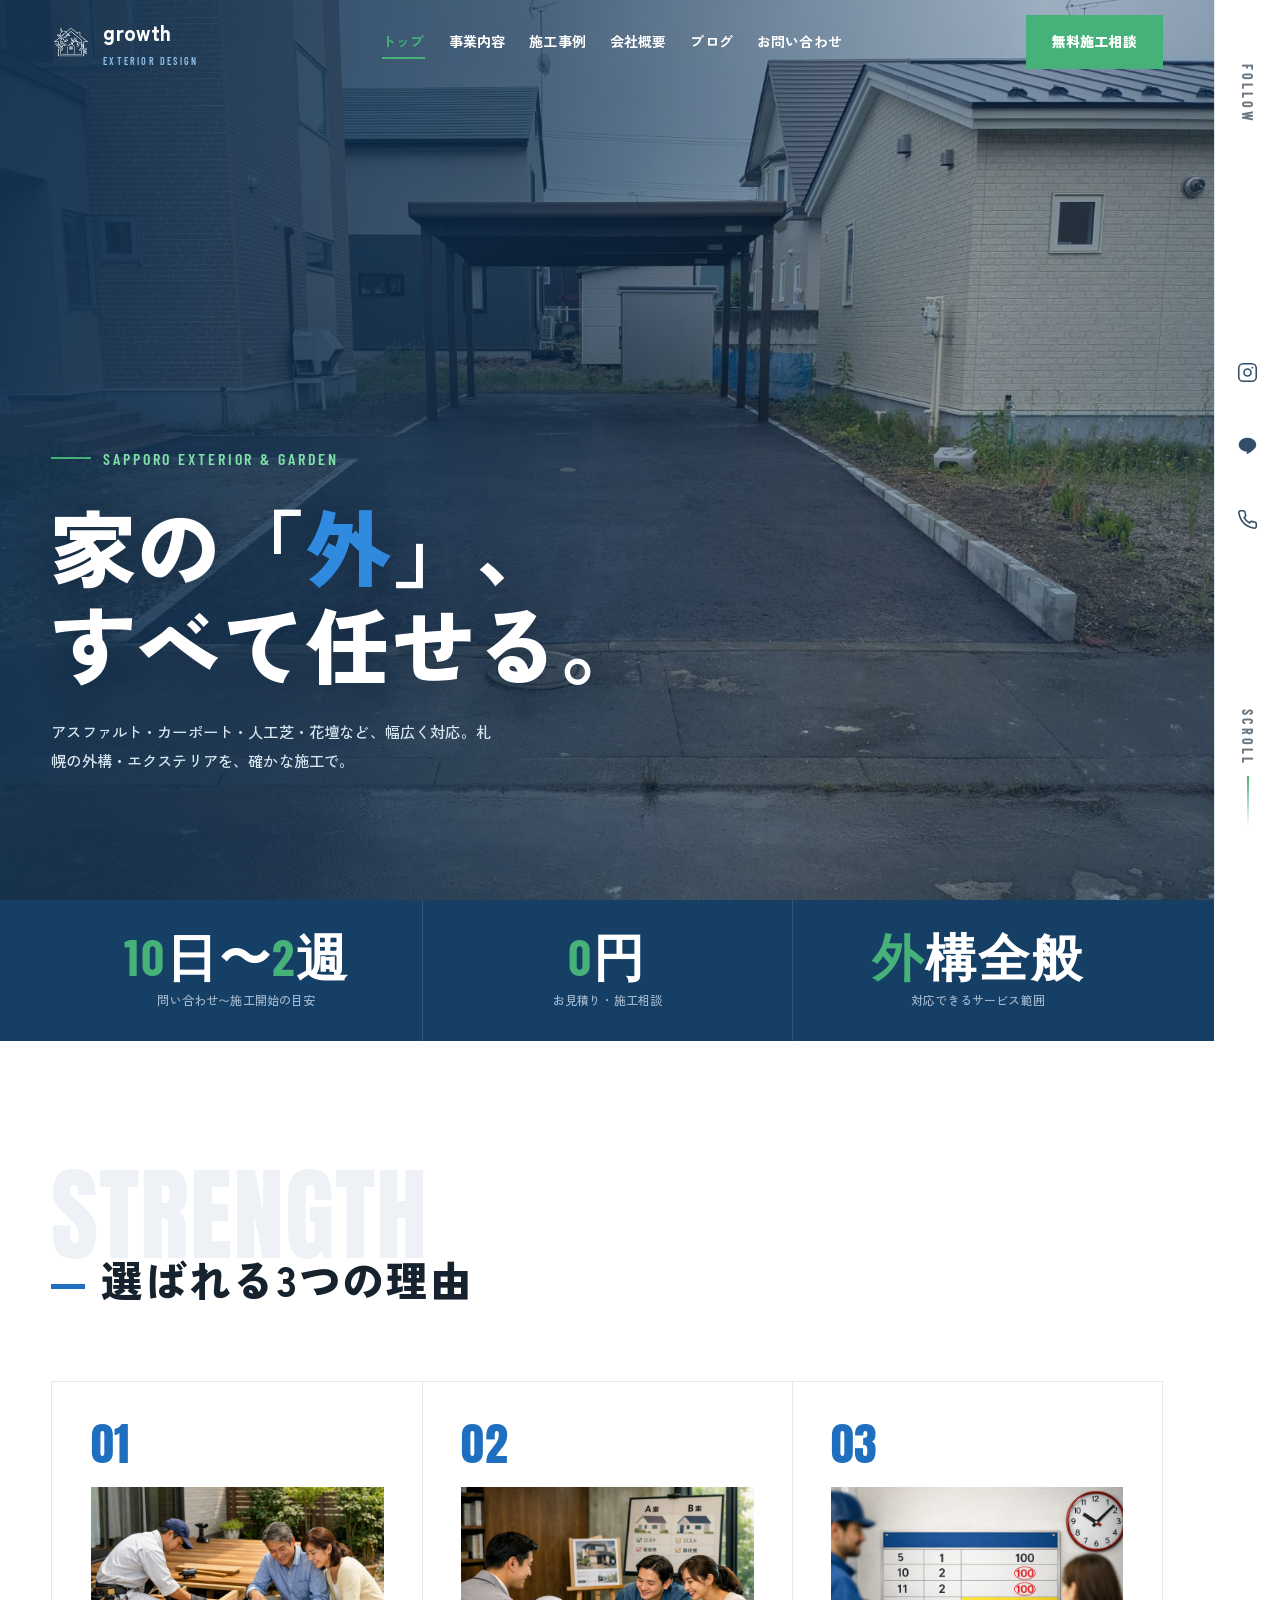
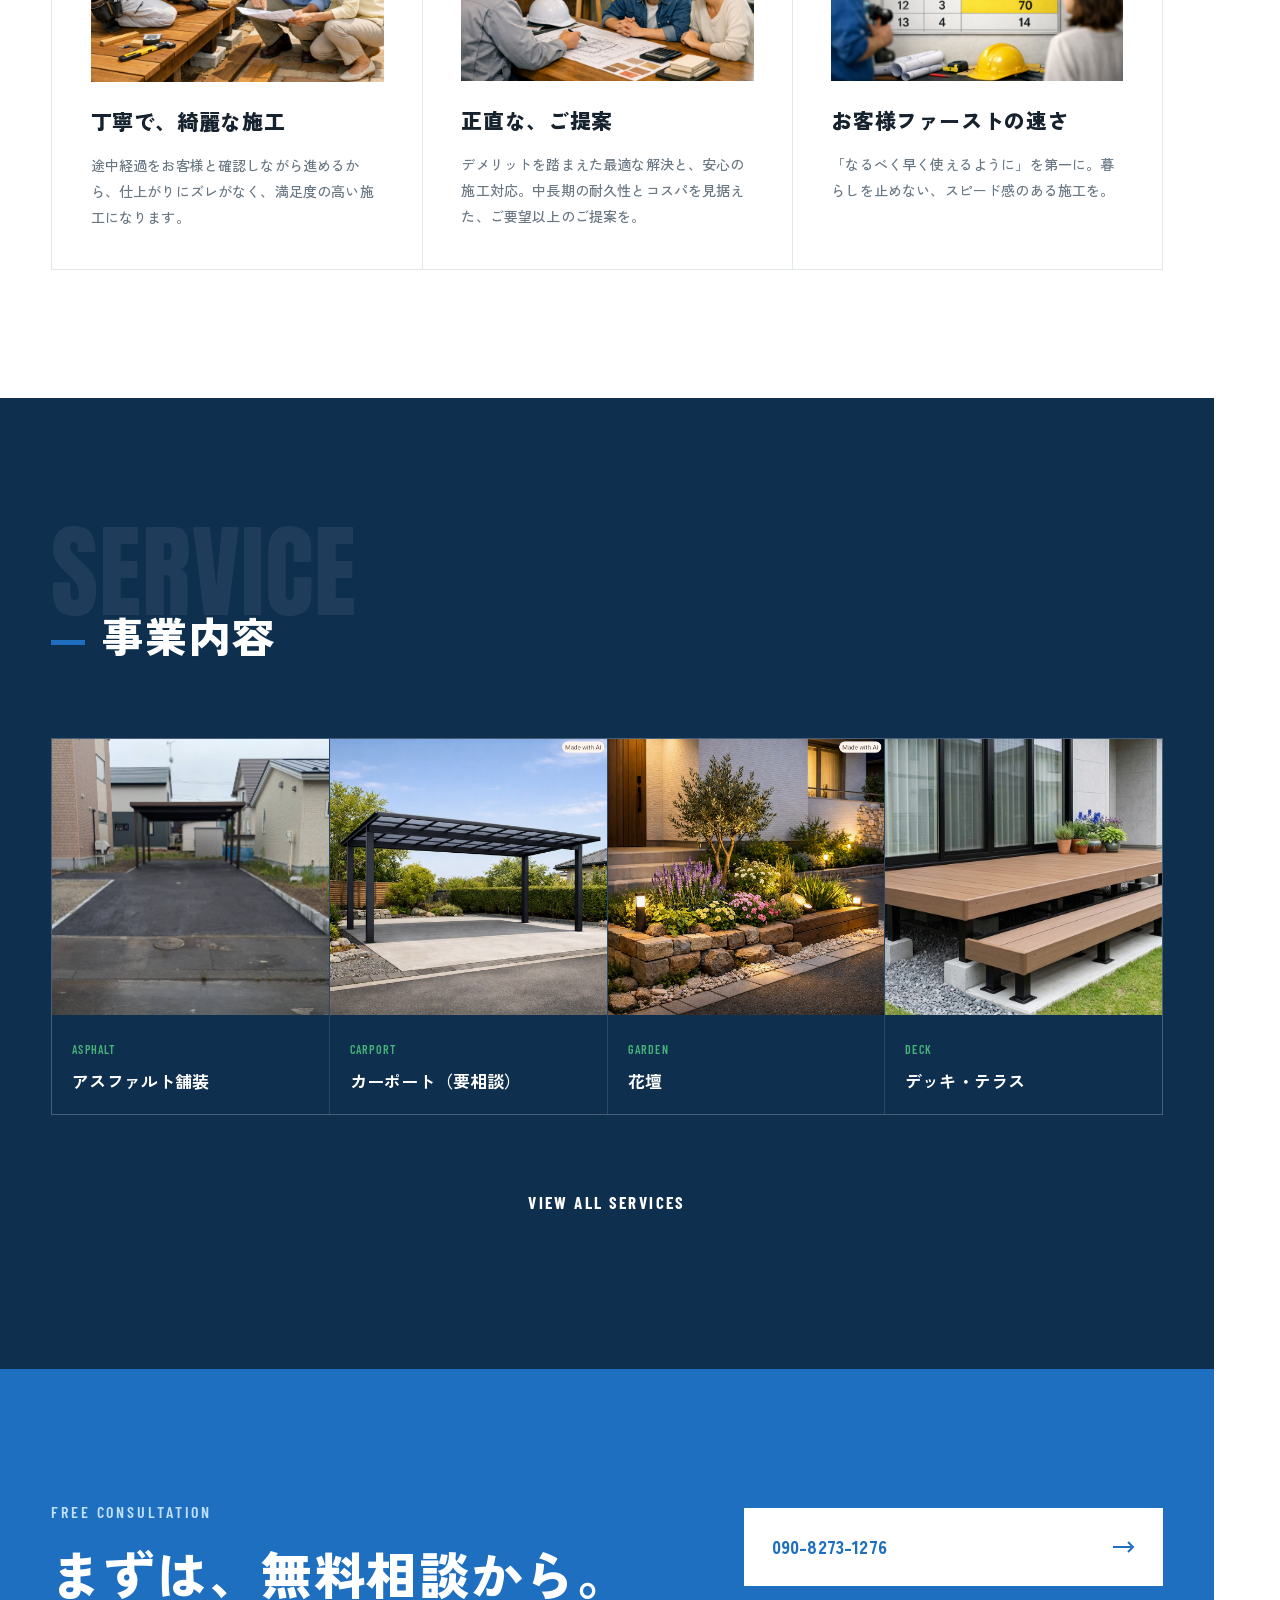
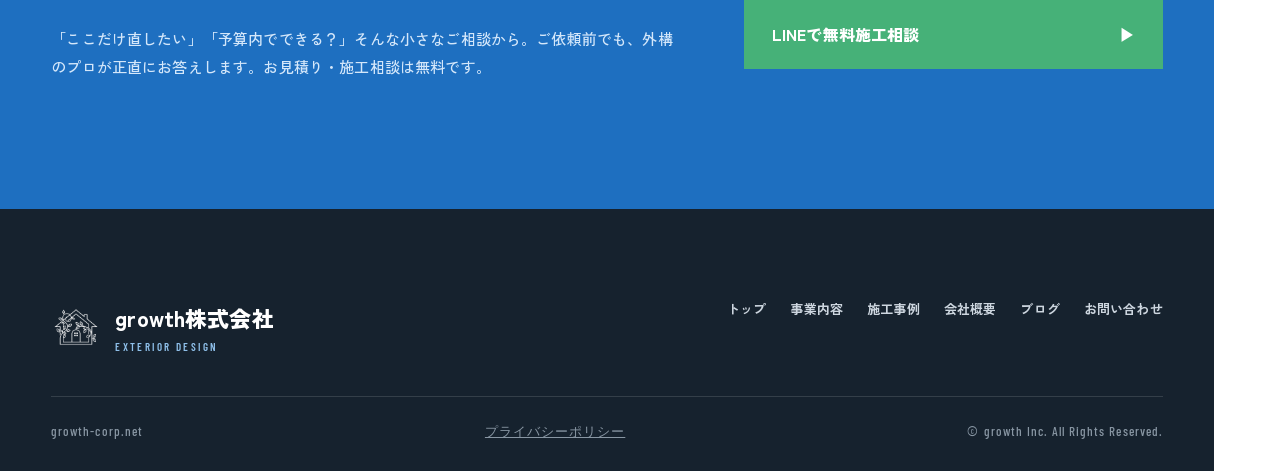
<file: index.html>
<!DOCTYPE html>
<html lang="ja">

<head>
  <meta charset="UTF-8">
  <meta name="viewport" content="width=device-width, initial-scale=1.0">
  <meta name="description"
    content="growth株式会社は札幌の外構・エクステリア専門会社。アスファルト舗装・カーポート・人工芝・花壇・フェンスなど外構全般に対応。見積もり・施工相談無料。問い合わせから最短10日で施工開始。">
  <title>growth株式会社｜外構・エクステリア（札幌）</title>
  <link rel="icon" type="image/png" href="./assets/images/f1476529-d4a9-40ae-9cdf-e02fd3910b13.png">
  <meta property="og:type" content="website">
  <meta property="og:site_name" content="growth株式会社">
  <meta property="og:title" content="growth株式会社｜外構・エクステリア（札幌）">
  <meta property="og:description"
    content="growth株式会社は札幌の外構・エクステリア専門会社。アスファルト舗装・カーポート・人工芝・花壇・フェンスなど外構全般に対応。見積もり・施工相談無料。">
  <meta property="og:url" content="https://growth-corp.net/">
  <link rel="preconnect" href="https://fonts.googleapis.com">
  <link rel="preconnect" href="https://fonts.gstatic.com" crossorigin>
  <link rel="stylesheet"
    href="https://fonts.googleapis.com/css2?family=Anton&family=Barlow+Condensed:wght@500;600;700&family=Zen+Kaku+Gothic+New:wght@500&display=optional">
  <link rel="stylesheet" href="./style.css">
  <link rel="stylesheet" href="./loader.css">
  <script type="application/ld+json">
{
  "@context": "https://schema.org",
  "@type": "LocalBusiness",
  "name": "growth株式会社",
  "description": "札幌の外構・エクステリア工事専門会社。アスファルト舗装・カーポート・人工芝・花壇・フェンスなど外構全般に対応。",
  "url": "https://growth-corp.net",
  "telephone": "090-8273-1276",
  "email": "growth-0715@outlook.jp",
  "address": {
    "@type": "PostalAddress",
    "streetAddress": "厚別南2丁目15番29号 サンパーク厚別南101",
    "addressLocality": "札幌市厚別区",
    "postalCode": "004-0000",
    "addressCountry": "JP"
  },
  "openingHoursSpecification": {
    "@type": "OpeningHoursSpecification",
    "dayOfWeek": ["Monday","Tuesday","Wednesday","Thursday","Friday","Saturday"],
    "opens": "09:00",
    "closes": "18:00"
  },
  "areaServed": "札幌市"
}
</script>
</head>

<body>

  <header id="hd" class="top-light">
    <div class="wrap bar">
      <a class="brand" href="index.html"><img src="./assets/images/f1476529-d4a9-40ae-9cdf-e02fd3910b13.png"
          alt="growth株式会社" width="40" height="40"><span><b>growth</b><small>EXTERIOR DESIGN</small></span></a>
      <nav class="main">
        <a href="index.html" class="active">トップ</a>
        <a href="service.html">事業内容</a>
        <a href="gallery.html">施工事例</a>
        <a href="company.html">会社概要</a>
        <a href="blog.html">ブログ</a>
        <a href="contact.html">お問い合わせ</a>
      </nav>
      <a class="hcta" href="contact.html">無料施工相談</a>
      <button class="burger" aria-label="メニューを開く" aria-controls="mm"
        aria-expanded="false"><span></span><span></span><span></span></button>
    </div>
  </header>

  <div class="mmenu-bd" id="mm-bd"></div>
  <div class="mmenu" id="mm" role="dialog" aria-label="ナビゲーションメニュー" aria-modal="true">
    <button class="mclose">CLOSE <svg width="14" height="14" fill="none" stroke="currentColor" stroke-width="2.2"
        viewBox="0 0 24 24">
        <path d="M18 6 6 18M6 6l12 12" />
      </svg></button>
    <span class="m-tag">NAVIGATION MENU</span>
    <a href="index.html"><span class="n">01</span>トップ</a>
    <a href="service.html"><span class="n">02</span>事業内容</a>
    <a href="gallery.html"><span class="n">03</span>施工事例</a>
    <a href="company.html"><span class="n">04</span>会社概要</a>
    <a href="blog.html"><span class="n">05</span>ブログ</a>
    <a href="contact.html"><span class="n">06</span>お問い合わせ</a>
    <a href="contact.html" class="m-cta">無料施工相談 →</a>
  </div>

  <div class="rail">
    <span class="fl">FOLLOW</span>
    <a href="https://www.instagram.com/growth7042/" aria-label="Instagram"><svg viewBox="0 0 24 24" fill="none"
        stroke="currentColor" stroke-width="1.8">
        <rect x="2" y="2" width="20" height="20" rx="5"></rect>
        <circle cx="12" cy="12" r="4"></circle>
        <circle cx="17.5" cy="6.5" r="1" fill="currentColor" stroke="none"></circle>
      </svg></a>
    <a href="https://lin.ee/oGBG7C9" aria-label="LINE"><svg viewBox="0 0 24 24" fill="currentColor">
        <path
          d="M12 3C6.5 3 2 6.6 2 11c0 3.9 3.5 7.2 8.3 7.9.3.07.75.22.86.5.1.26.06.66.03.92l-.14.83c-.04.25-.2.97.85.53s5.66-3.33 7.72-5.7C20.9 14.86 22 13.05 22 11c0-4.4-4.5-8-10-8Z">
        </path>
      </svg></a>
    <a href="tel:09082731276 " aria-label="電話する"><svg viewBox="0 0 24 24" fill="none" stroke="currentColor"
        stroke-width="1.8">
        <path
          d="M22 16.92v3a2 2 0 0 1-2.18 2 19.79 19.79 0 0 1-8.63-3.07 19.5 19.5 0 0 1-6-6 19.79 19.79 0 0 1-3.07-8.67A2 2 0 0 1 4.11 2h3a2 2 0 0 1 2 1.72c.13.94.36 1.86.7 2.74a2 2 0 0 1-.45 2.11L8.09 9.91a16 16 0 0 0 6 6l1.34-1.27a2 2 0 0 1 2.11-.45c.88.34 1.8.57 2.74.7A2 2 0 0 1 22 16.92Z">
        </path>
      </svg></a>
    <a class="scrollc" href="#strength">SCROLL</a>
  </div>

  <main>
    <div id="top"></div>

    <!-- HERO -->
    <section class="hero">
      <div class="bg">
        <img src="assets/images/asphalt001.jpg" alt="growth株式会社 外構施工">
      </div>
      <div class="veil"></div>
      <div class="inner">
        <div class="tag cond">SAPPORO EXTERIOR &amp; GARDEN</div>
        <h1>家の「<span class="o">外</span>」、<br>すべて任せる。</h1>
        <p>アスファルト・カーポート・人工芝・花壇など、幅広く対応。札幌の外構・エクステリアを、確かな施工で。</p>
      </div>

    </section>

    <div class="statbar">
      <div class="wrap">
        <div class="st">
          <div class="big cond"><em>10</em>日〜<em>2</em>週</div>
          <div class="lb">問い合わせ〜施工開始の目安</div>
        </div>
        <div class="st">
          <div class="big cond"><em>0</em>円</div>
          <div class="lb">お見積り・施工相談</div>
        </div>
        <div class="st">
          <div class="big cond"><em>外</em>構全般</div>
          <div class="lb">対応できるサービス範囲</div>
        </div>
      </div>
    </div>

    <!-- STRENGTH -->
    <section id="strength">
      <div class="wrap">
        <div class="shead rv"><span class="e">STRENGTH</span>
          <h2>選ばれる3つの理由</h2>
        </div>
        <div class="str">
          <div class="scol rv">
            <div class="num">01</div>
            <div class="pic">
              <img src="assets/images/selected_reason001.png" alt="丁寧で綺麗な施工">
            </div>
            <h3>丁寧で、綺麗な施工</h3>
            <p>途中経過をお客様と確認しながら進めるから、仕上がりにズレがなく、満足度の高い施工になります。</p>
          </div>
          <div class="scol rv">
            <div class="num">02</div>
            <div class="pic">
              <img src="assets/images/selected_reason002.png" alt="正直な、ご提案">
            </div>
            <h3>正直な、ご提案</h3>
            <p>デメリットを踏まえた最適な解決と、安心の施工対応。中長期の耐久性とコスパを見据えた、ご要望以上のご提案を。</p>
          </div>
          <div class="scol rv">
            <div class="num">03</div>
            <div class="pic">
              <img src="assets/images/selected_reason003.png" alt="お客様ファーストの速さ">
            </div>
            <h3>お客様ファーストの速さ</h3>
            <p>「なるべく早く使えるように」を第一に。暮らしを止めない、スピード感のある施工を。</p>
          </div>
        </div>
      </div>
    </section>

    <!-- SERVICE TEASER -->
    <section class="services">
      <div class="wrap">
        <div class="shead rv"><span class="e">SERVICE</span>
          <h2>事業内容</h2>
        </div>
        <div class="svc-grid">
          <div class="svc rv">
            <div class="pic">
              <img src="assets/images/asphalt001.jpg" alt="アスファルト舗装">
            </div>
            <div class="t">
              <span class="svc-cat">ASPHALT</span>
              <b>アスファルト舗装</b>
            </div>
          </div>
          <div class="svc rv">
            <div class="pic">
              <img src="assets/images/carport001.jpg" alt="カーポート（要相談）">
            </div>
            <div class="t">
              <span class="svc-cat">CARPORT</span>
              <b>カーポート（要相談）</b>
            </div>
          </div>
          <div class="svc rv">
            <div class="pic">
              <img src="assets/images/flowerbed001.jpg" alt="花壇">
            </div>
            <div class="t">
              <span class="svc-cat">GARDEN</span>
              <b>花壇</b>
            </div>
          </div>
          <div class="svc rv">
            <div class="pic">
              <img src="assets/images/wooddeck001.jpg" alt="デッキ・テラス">
            </div>
            <div class="t">
              <span class="svc-cat">DECK</span>
              <b>デッキ・テラス</b>
            </div>
          </div>
        </div>
        <div class="morebtn rv"><a href="service.html">VIEW ALL SERVICES</a></div>
      </div>
    </section>

    <!-- CTA -->
    <section class="cta">
      <div class="wrap">
        <div class="rv"><span class="e cond">FREE CONSULTATION</span>
          <h2>まずは、無料相談から。</h2>
          <p>「ここだけ直したい」「予算内でできる？」そんな小さなご相談から。ご依頼前でも、外構のプロが正直にお答えします。お見積り・施工相談は無料です。</p>
        </div>
        <div class="act rv">
          <a class="bw" href="tel:09082731276">090-8273-1276<svg width="22" height="12" viewBox="0 0 22 12" fill="none"
              stroke="currentColor" stroke-width="2">
              <path d="M0 6h18M15 1l5 5-5 5"></path>
            </svg></a>
          <a class="bg" href="https://lin.ee/oGBG7C9">LINEで無料施工相談<span>▶</span></a>
        </div>
      </div>
    </section>

  </main>
  <footer>
    <div class="wrap">
      <div class="top">
        <div class="fb"><img src="./assets/images/f1476529-d4a9-40ae-9cdf-e02fd3910b13.png" alt="growth株式会社" width="50"
            height="50"><span><b>growth株式会社</b><small>EXTERIOR DESIGN</small></span></div>
        <nav>
          <a href="index.html">トップ</a>
          <a href="service.html">事業内容</a>
          <a href="gallery.html">施工事例</a>
          <a href="company.html">会社概要</a>
          <a href="blog.html">ブログ</a>
          <a href="contact.html">お問い合わせ</a>
        </nav>
      </div>
      <div class="bot">
        <span>growth-corp.net</span>
        <span><a href="privacy.html">プライバシーポリシー</a></span>
        <span>© growth Inc. All Rights Reserved.</span>
      </div>
    </div>
  </footer>

  <script src="loader.js"></script>
  <script src="script.js"></script>
</body>

</html>
</file>
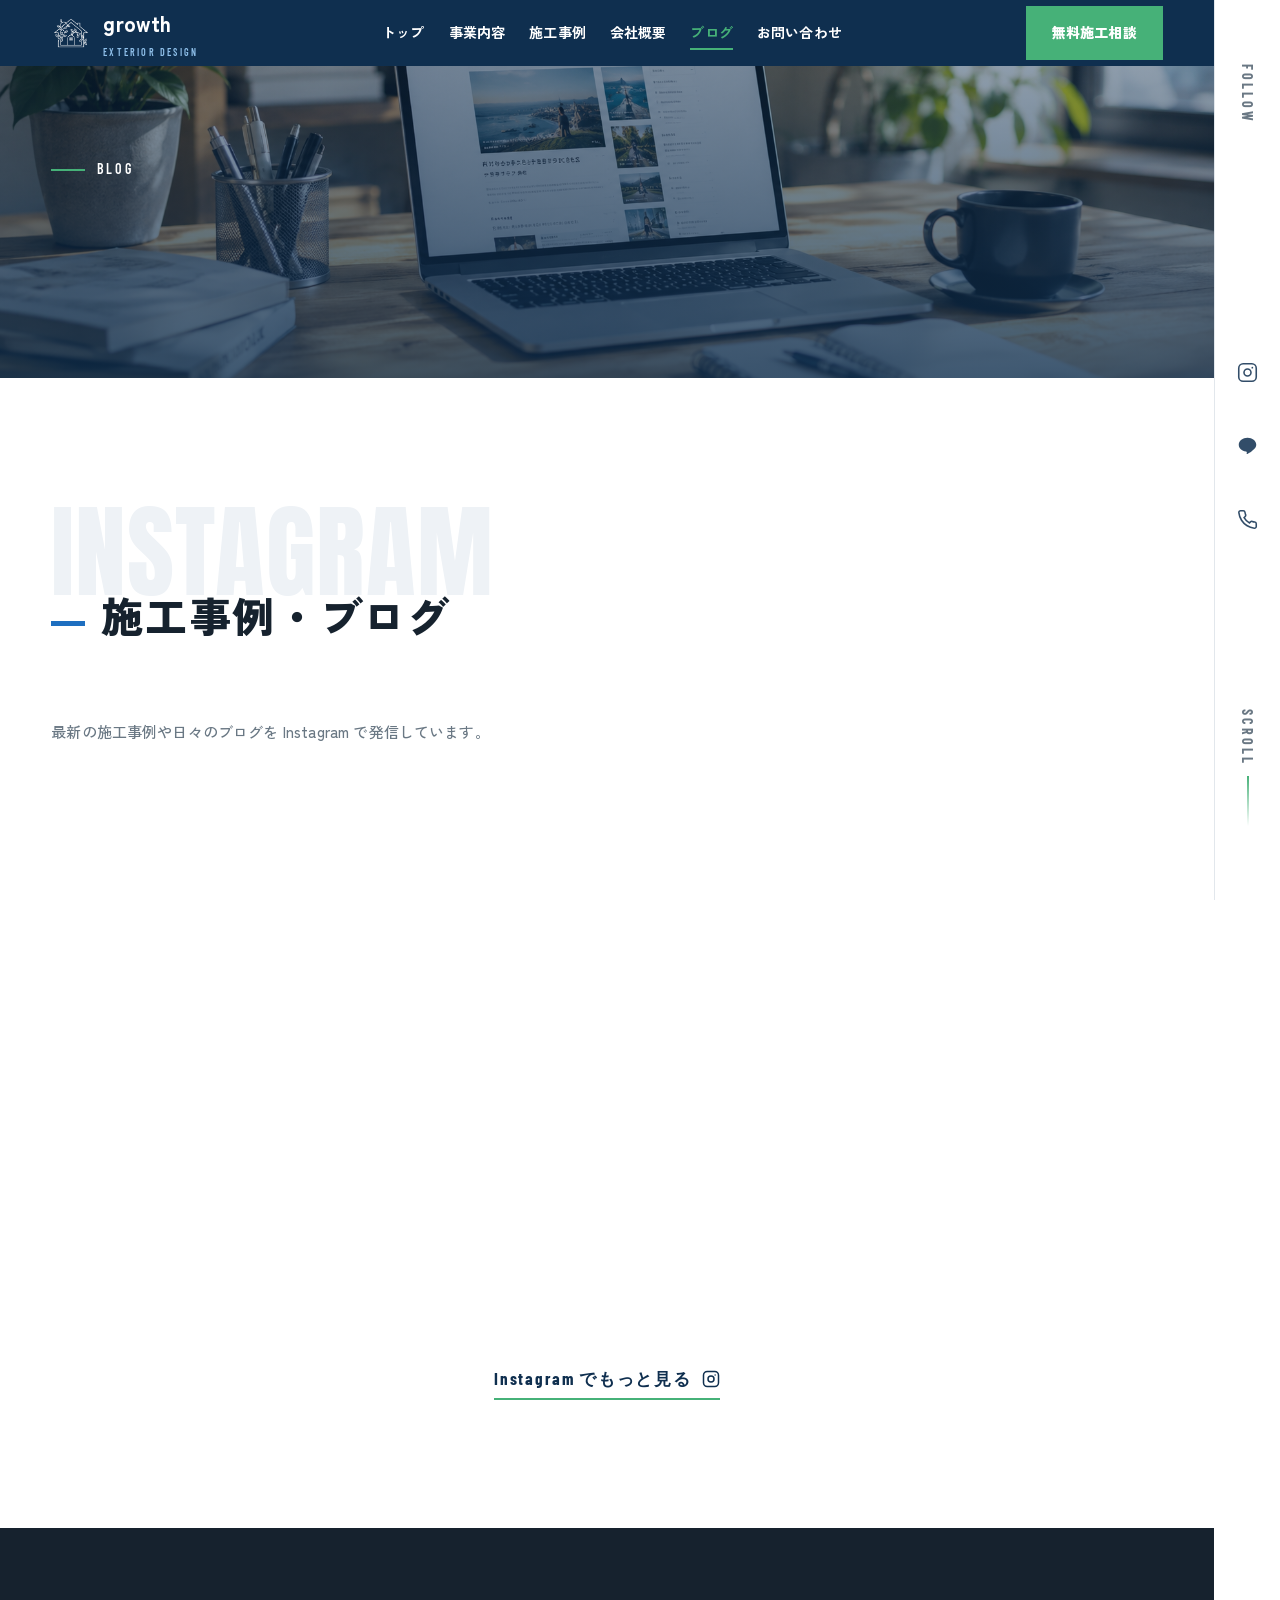
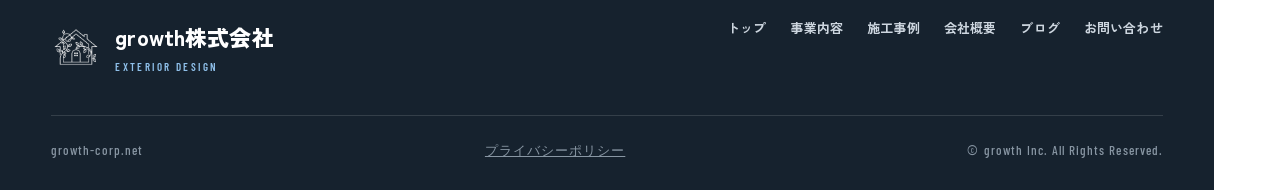
<file: blog.html>
<!DOCTYPE html>
<html lang="ja">

<head>
  <meta charset="UTF-8">
  <meta name="viewport" content="width=device-width, initial-scale=1.0">
  <meta name="description" content="growth株式会社のブログ・施工事例。札幌の外構工事（アスファルト・カーポート・人工芝・花壇など）の最新情報をInstagramで発信しています。">
  <title>ブログ｜growth株式会社</title>
  <link rel="icon" type="image/png" href="assets/images/f1476529-d4a9-40ae-9cdf-e02fd3910b13.png">
  <meta property="og:type" content="website">
  <meta property="og:site_name" content="growth株式会社">
  <meta property="og:title" content="ブログ｜growth株式会社">
  <meta property="og:description" content="growth株式会社のブログ・施工事例。札幌の外構工事（アスファルト・カーポート・人工芝・花壇など）の最新情報をInstagramで発信しています。">
  <meta property="og:url" content="https://growth-corp.net/blog.html">
  <link rel="preconnect" href="https://fonts.googleapis.com">
  <link rel="preconnect" href="https://fonts.gstatic.com" crossorigin>
  <link rel="stylesheet"
    href="https://fonts.googleapis.com/css2?family=Anton&family=Barlow+Condensed:wght@500;600;700&family=Zen+Kaku+Gothic+New:wght@500&display=optional">
  <link rel="stylesheet" href="style.css">
  <link rel="stylesheet" href="loader.css">
</head>

<body class="inner-page">

  <header id="hd">
    <div class="wrap bar">
      <a class="brand" href="index.html"><img src="assets/images/f1476529-d4a9-40ae-9cdf-e02fd3910b13.png"
          alt="growth株式会社" width="40" height="40"><span><b>growth</b><small>EXTERIOR DESIGN</small></span></a>
      <nav class="main">
        <a href="index.html">トップ</a>
        <a href="service.html">事業内容</a>
        <a href="gallery.html">施工事例</a>
        <a href="company.html">会社概要</a>
        <a href="blog.html" class="active">ブログ</a>
        <a href="contact.html">お問い合わせ</a>
      </nav>
      <a class="hcta" href="contact.html">無料施工相談</a>
      <button class="burger" aria-label="メニューを開く" aria-controls="mm"
        aria-expanded="false"><span></span><span></span><span></span></button>
    </div>
  </header>

  <div class="mmenu-bd" id="mm-bd"></div>
  <div class="mmenu" id="mm" role="dialog" aria-label="ナビゲーションメニュー" aria-modal="true">
    <button class="mclose">CLOSE <svg width="14" height="14" fill="none" stroke="currentColor" stroke-width="2.2"
        viewBox="0 0 24 24">
        <path d="M18 6 6 18M6 6l12 12" />
      </svg></button>
    <span class="m-tag">NAVIGATION MENU</span>
    <a href="index.html"><span class="n">01</span>トップ</a>
    <a href="service.html"><span class="n">02</span>事業内容</a>
    <a href="gallery.html"><span class="n">03</span>施工事例</a>
    <a href="company.html"><span class="n">04</span>会社概要</a>
    <a href="blog.html"><span class="n">05</span>ブログ</a>
    <a href="contact.html"><span class="n">06</span>お問い合わせ</a>
    <a href="contact.html" class="m-cta">無料施工相談 →</a>
  </div>

  <div class="rail">
    <span class="fl">FOLLOW</span>
    <a href="https://www.instagram.com/growth7042/" aria-label="Instagram"><svg viewBox="0 0 24 24" fill="none"
        stroke="currentColor" stroke-width="1.8">
        <rect x="2" y="2" width="20" height="20" rx="5"></rect>
        <circle cx="12" cy="12" r="4"></circle>
        <circle cx="17.5" cy="6.5" r="1" fill="currentColor" stroke="none"></circle>
      </svg></a>
    <a href="https://lin.ee/oGBG7C9" aria-label="LINE"><svg viewBox="0 0 24 24" fill="currentColor">
        <path
          d="M12 3C6.5 3 2 6.6 2 11c0 3.9 3.5 7.2 8.3 7.9.3.07.75.22.86.5.1.26.06.66.03.92l-.14.83c-.04.25-.2.97.85.53s5.66-3.33 7.72-5.7C20.9 14.86 22 13.05 22 11c0-4.4-4.5-8-10-8Z">
        </path>
      </svg></a>
    <a href="tel:09082731276" aria-label="電話する"><svg viewBox="0 0 24 24" fill="none" stroke="currentColor"
        stroke-width="1.8">
        <path
          d="M22 16.92v3a2 2 0 0 1-2.18 2 19.79 19.79 0 0 1-8.63-3.07 19.5 19.5 0 0 1-6-6 19.79 19.79 0 0 1-3.07-8.67A2 2 0 0 1 4.11 2h3a2 2 0 0 1 2 1.72c.13.94.36 1.86.7 2.74a2 2 0 0 1-.45 2.11L8.09 9.91a16 16 0 0 0 6 6l1.34-1.27a2 2 0 0 1 2.11-.45c.88.34 1.8.57 2.74.7A2 2 0 0 1 22 16.92Z">
        </path>
      </svg></a>
    <a class="scrollc" href="#top">SCROLL</a>
  </div>

  <main>
    <div id="top"></div>

    <!-- PAGE HERO -->
    <section class="pagehero">
      <div class="bg">
        <img src="assets/images/banner-blog.png" alt="ブログ">
      </div>
      <div class="veil"></div>
      <div class="inner">
        <h1 class="tag">BLOG</h1>
      </div>
    </section>

    <section class="blog-section">
      <div class="wrap">
        <div class="shead rv"><span class="e">INSTAGRAM</span>
          <h2>施工事例・ブログ</h2>
        </div>
        <p class="blog-lead rv">最新の施工事例や日々のブログを Instagram で発信しています。</p>

        <div class="instagram-feed rv">
          <!-- SnapWidget -->
          <iframe src="https://snapwidget.com/embed/1125297" class="snapwidget-widget" allowtransparency="true"
            frameborder="0" scrolling="no" style="border:none; overflow:hidden;  width:765px; height:510px"
            title="Posts from Instagram"></iframe>
        </div>

        <div class="blog-ig-link rv">
          <a href="https://www.instagram.com/growth7042/" target="_blank" rel="noopener noreferrer">Instagram でもっと見る
            <svg width="18" height="18" viewBox="0 0 24 24" fill="none" stroke="currentColor" stroke-width="2">
              <rect x="2" y="2" width="20" height="20" rx="5"></rect>
              <circle cx="12" cy="12" r="4"></circle>
              <circle cx="17.5" cy="6.5" r="1" fill="currentColor" stroke="none"></circle>
            </svg>
          </a>
        </div>
      </div>
    </section>

  </main>
  <footer>
    <div class="wrap">
      <div class="top">
        <div class="fb"><img src="assets/images/f1476529-d4a9-40ae-9cdf-e02fd3910b13.png" alt="growth株式会社" width="50"
            height="50"><span><b>growth株式会社</b><small>EXTERIOR DESIGN</small></span></div>
        <nav>
          <a href="index.html">トップ</a>
          <a href="service.html">事業内容</a>
          <a href="gallery.html">施工事例</a>
          <a href="company.html">会社概要</a>
          <a href="blog.html">ブログ</a>
          <a href="contact.html">お問い合わせ</a>
        </nav>
      </div>
      <div class="bot">
        <span>growth-corp.net</span>
        <span><a href="privacy.html">プライバシーポリシー</a></span>
        <span>© growth Inc. All Rights Reserved.</span>
      </div>
    </div>
  </footer>

  <script src="loader.js"></script>
  <script src="script.js"></script>
</body>

</html>
</file>
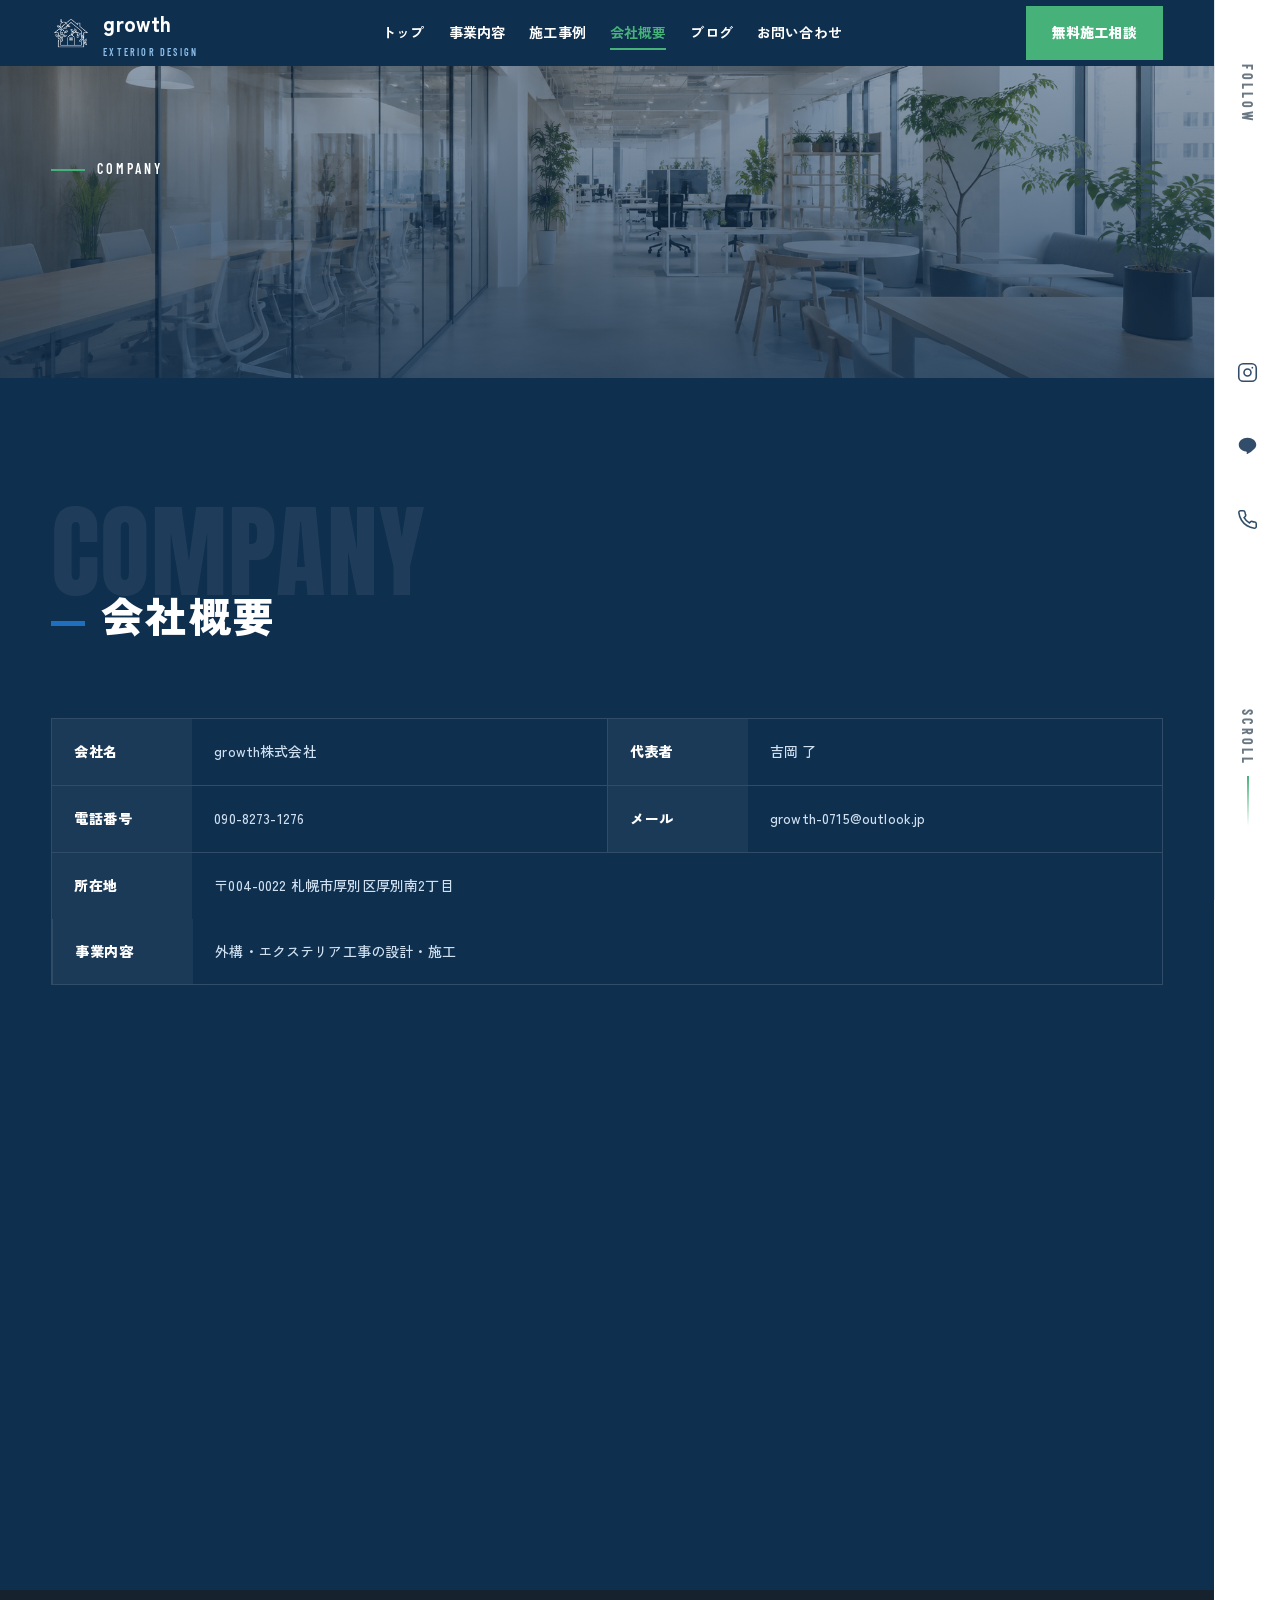
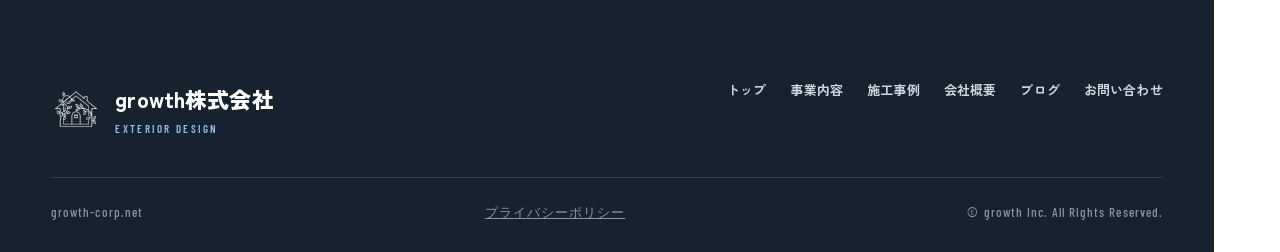
<file: company.html>
<!DOCTYPE html>
<html lang="ja">

<head>
  <meta charset="UTF-8">
  <meta name="viewport" content="width=device-width, initial-scale=1.0">
  <meta name="description" content="growth株式会社の会社概要。札幌市厚別区を拠点に外構・エクステリア工事の設計・施工を行っています。代表：吉岡 了。お問い合わせはお電話またはフォームから。">
  <title>会社概要｜growth株式会社</title>
  <link rel="icon" type="image/png" href="assets/images/f1476529-d4a9-40ae-9cdf-e02fd3910b13.png">
  <meta property="og:type" content="website">
  <meta property="og:site_name" content="growth株式会社">
  <meta property="og:title" content="会社概要｜growth株式会社">
  <meta property="og:description"
    content="growth株式会社の会社概要。札幌市厚別区を拠点に外構・エクステリア工事の設計・施工を行っています。代表：吉岡 了。お問い合わせはお電話またはフォームから。">
  <meta property="og:url" content="https://growth-corp.net/company.html">
  <link rel="preconnect" href="https://fonts.googleapis.com">
  <link rel="preconnect" href="https://fonts.gstatic.com" crossorigin>
  <link rel="stylesheet"
    href="https://fonts.googleapis.com/css2?family=Anton&family=Barlow+Condensed:wght@500;600;700&family=Zen+Kaku+Gothic+New:wght@500&display=optional">
  <link rel="stylesheet" href="style.css">
  <link rel="stylesheet" href="loader.css">
</head>

<body class="inner-page">

  <header id="hd">
    <div class="wrap bar">
      <a class="brand" href="index.html"><img src="assets/images/f1476529-d4a9-40ae-9cdf-e02fd3910b13.png"
          alt="growth株式会社" width="40" height="40"><span><b>growth</b><small>EXTERIOR DESIGN</small></span></a>
      <nav class="main">
        <a href="index.html">トップ</a>
        <a href="service.html">事業内容</a>
        <a href="gallery.html">施工事例</a>
        <a href="company.html" class="active">会社概要</a>
        <a href="blog.html">ブログ</a>
        <a href="contact.html">お問い合わせ</a>
      </nav>
      <a class="hcta" href="contact.html">無料施工相談</a>
      <button class="burger" aria-label="メニューを開く" aria-controls="mm"
        aria-expanded="false"><span></span><span></span><span></span></button>
    </div>
  </header>

  <div class="mmenu-bd" id="mm-bd"></div>
  <div class="mmenu" id="mm" role="dialog" aria-label="ナビゲーションメニュー" aria-modal="true">
    <button class="mclose">CLOSE <svg width="14" height="14" fill="none" stroke="currentColor" stroke-width="2.2"
        viewBox="0 0 24 24">
        <path d="M18 6 6 18M6 6l12 12" />
      </svg></button>
    <span class="m-tag">NAVIGATION MENU</span>
    <a href="index.html"><span class="n">01</span>トップ</a>
    <a href="service.html"><span class="n">02</span>事業内容</a>
    <a href="gallery.html"><span class="n">03</span>施工事例</a>
    <a href="company.html"><span class="n">04</span>会社概要</a>
    <a href="blog.html"><span class="n">05</span>ブログ</a>
    <a href="contact.html"><span class="n">06</span>お問い合わせ</a>
    <a href="contact.html" class="m-cta">無料施工相談 →</a>
  </div>

  <div class="rail">
    <span class="fl">FOLLOW</span>
    <a href="https://www.instagram.com/growth7042/" aria-label="Instagram"><svg viewBox="0 0 24 24" fill="none"
        stroke="currentColor" stroke-width="1.8">
        <rect x="2" y="2" width="20" height="20" rx="5"></rect>
        <circle cx="12" cy="12" r="4"></circle>
        <circle cx="17.5" cy="6.5" r="1" fill="currentColor" stroke="none"></circle>
      </svg></a>
    <a href="https://lin.ee/oGBG7C9" aria-label="LINE"><svg viewBox="0 0 24 24" fill="currentColor">
        <path
          d="M12 3C6.5 3 2 6.6 2 11c0 3.9 3.5 7.2 8.3 7.9.3.07.75.22.86.5.1.26.06.66.03.92l-.14.83c-.04.25-.2.97.85.53s5.66-3.33 7.72-5.7C20.9 14.86 22 13.05 22 11c0-4.4-4.5-8-10-8Z">
        </path>
      </svg></a>
    <a href="tel:09082731276" aria-label="電話する"><svg viewBox="0 0 24 24" fill="none" stroke="currentColor"
        stroke-width="1.8">
        <path
          d="M22 16.92v3a2 2 0 0 1-2.18 2 19.79 19.79 0 0 1-8.63-3.07 19.5 19.5 0 0 1-6-6 19.79 19.79 0 0 1-3.07-8.67A2 2 0 0 1 4.11 2h3a2 2 0 0 1 2 1.72c.13.94.36 1.86.7 2.74a2 2 0 0 1-.45 2.11L8.09 9.91a16 16 0 0 0 6 6l1.34-1.27a2 2 0 0 1 2.11-.45c.88.34 1.8.57 2.74.7A2 2 0 0 1 22 16.92Z">
        </path>
      </svg></a>
    <a class="scrollc" href="#top">SCROLL</a>
  </div>

  <main>
    <div id="top"></div>

    <!-- PAGE HERO -->
    <section class="pagehero">
      <div class="bg">
        <img src="assets/images/banner-company.png" alt="会社概要">
      </div>
      <div class="veil"></div>
      <div class="inner">
        <h1 class="tag">COMPANY</h1>
      </div>
    </section>

    <!-- COMPANY -->
    <section id="company" class="company">
      <div class="wrap">
        <div class="shead rv"><span class="e">COMPANY</span>
          <h2>会社概要</h2>
        </div>
        <dl class="cgrid rv">
          <div class="crow">
            <dt>会社名</dt>
            <dd>growth株式会社</dd>
          </div>
          <div class="crow">
            <dt>代表者</dt>
            <dd>吉岡 了</dd>
          </div>
          <div class="crow">
            <dt>電話番号</dt>
            <dd><a href="tel:09082731276">090-8273-1276</a></dd>
          </div>
          <div class="crow">
            <dt>メール</dt>
            <dd><a href="mailto:growth-0715@outlook.jp">growth-0715@outlook.jp</a></dd>
          </div>
          <div class="crow crow-full">
            <dt>所在地</dt>
            <dd>〒004-0022 札幌市厚別区厚別南2丁目</dd>
          </div>
          <div class="crow crow-full">
            <dt>事業内容</dt>
            <dd>外構・エクステリア工事の設計・施工</dd>
          </div>
        </dl>

        <div class="map-wrap rv">
          <iframe src="https://maps.google.com/maps?q=札幌市厚別区厚別南2丁目15番29号&t=&z=15&ie=UTF8&iwloc=&output=embed"
            title="growth株式会社 所在地マップ" loading="lazy" referrerpolicy="no-referrer-when-downgrade" allowfullscreen>
          </iframe>
        </div>
      </div>
    </section>

  </main>
  <footer>
    <div class="wrap">
      <div class="top">
        <div class="fb"><img src="assets/images/f1476529-d4a9-40ae-9cdf-e02fd3910b13.png" alt="growth株式会社" width="50"
            height="50"><span><b>growth株式会社</b><small>EXTERIOR DESIGN</small></span></div>
        <nav>
          <a href="index.html">トップ</a>
          <a href="service.html">事業内容</a>
          <a href="gallery.html">施工事例</a>
          <a href="company.html">会社概要</a>
          <a href="blog.html">ブログ</a>
          <a href="contact.html">お問い合わせ</a>
        </nav>
      </div>
      <div class="bot">
        <span>growth-corp.net</span>
        <span><a href="privacy.html">プライバシーポリシー</a></span>
        <span>© growth Inc. All Rights Reserved.</span>
      </div>
    </div>
  </footer>

  <script src="loader.js"></script>
  <script src="script.js"></script>
</body>

</html>
</file>
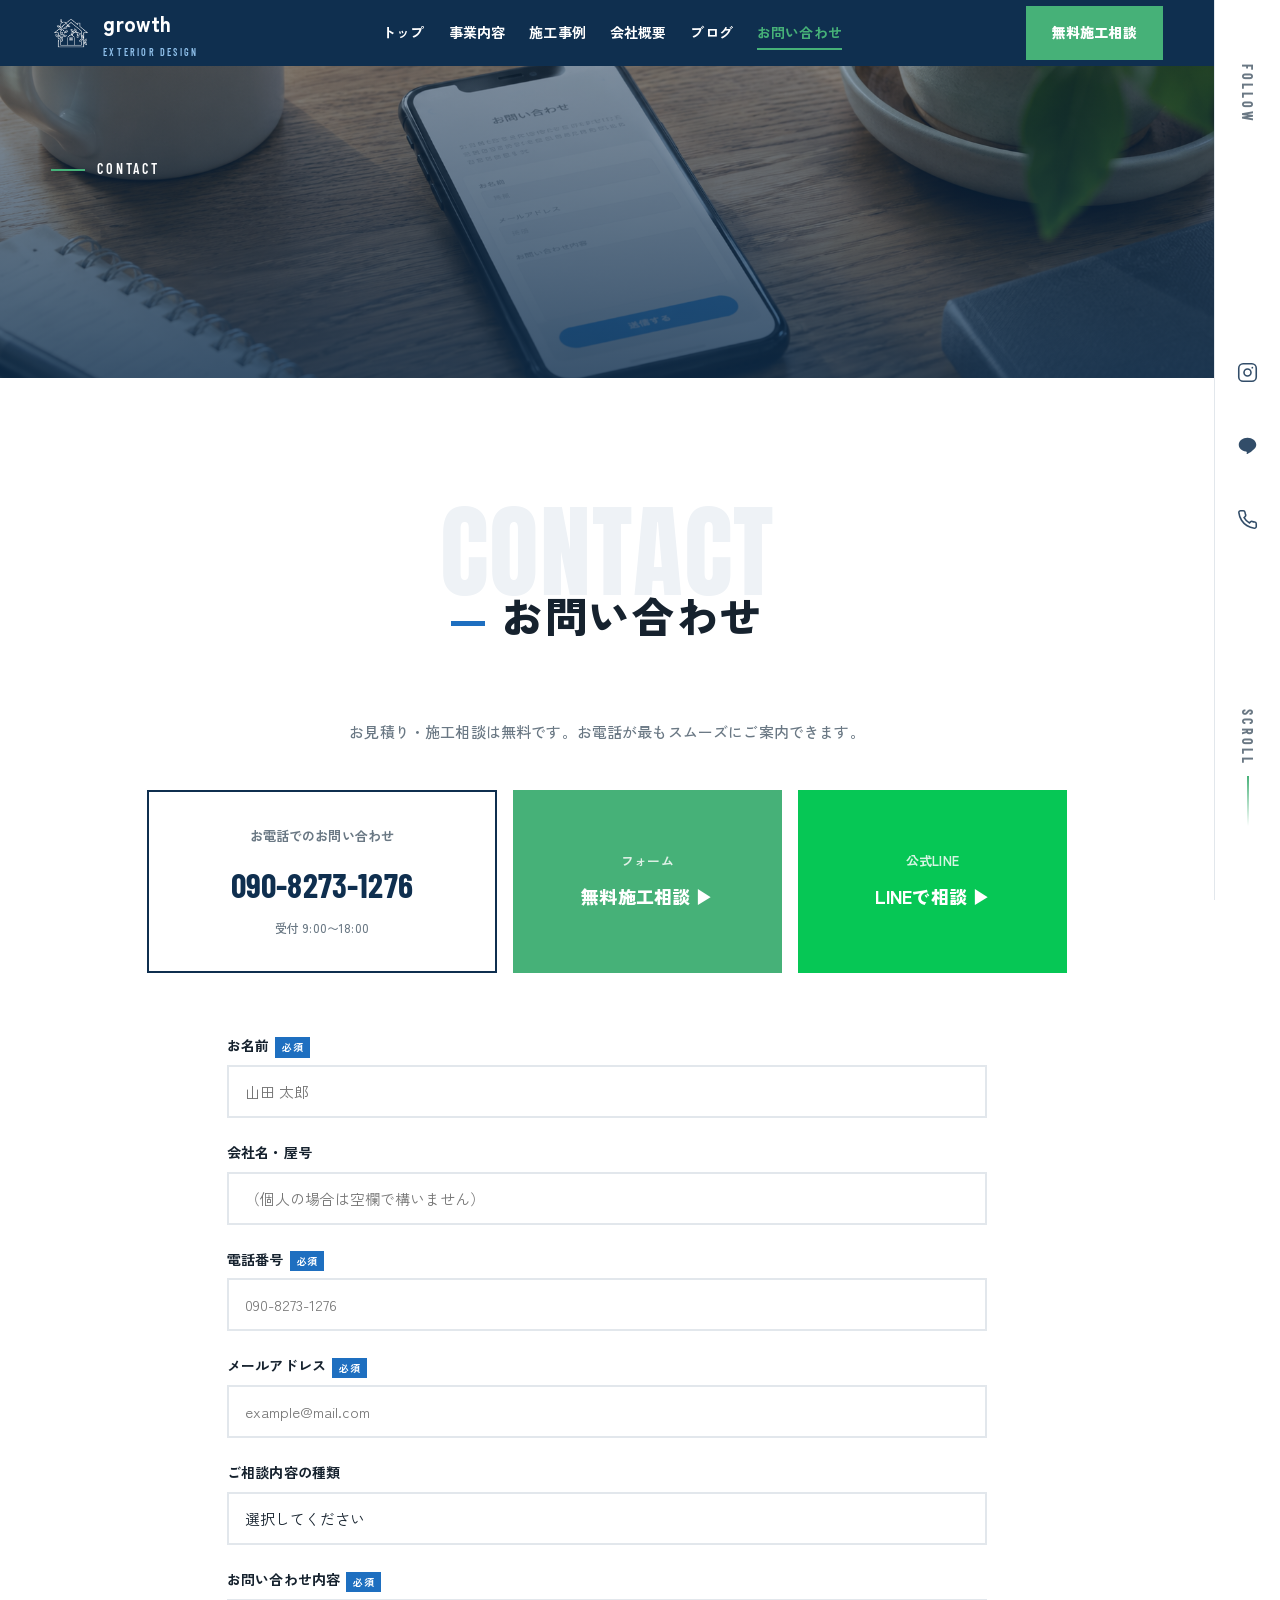
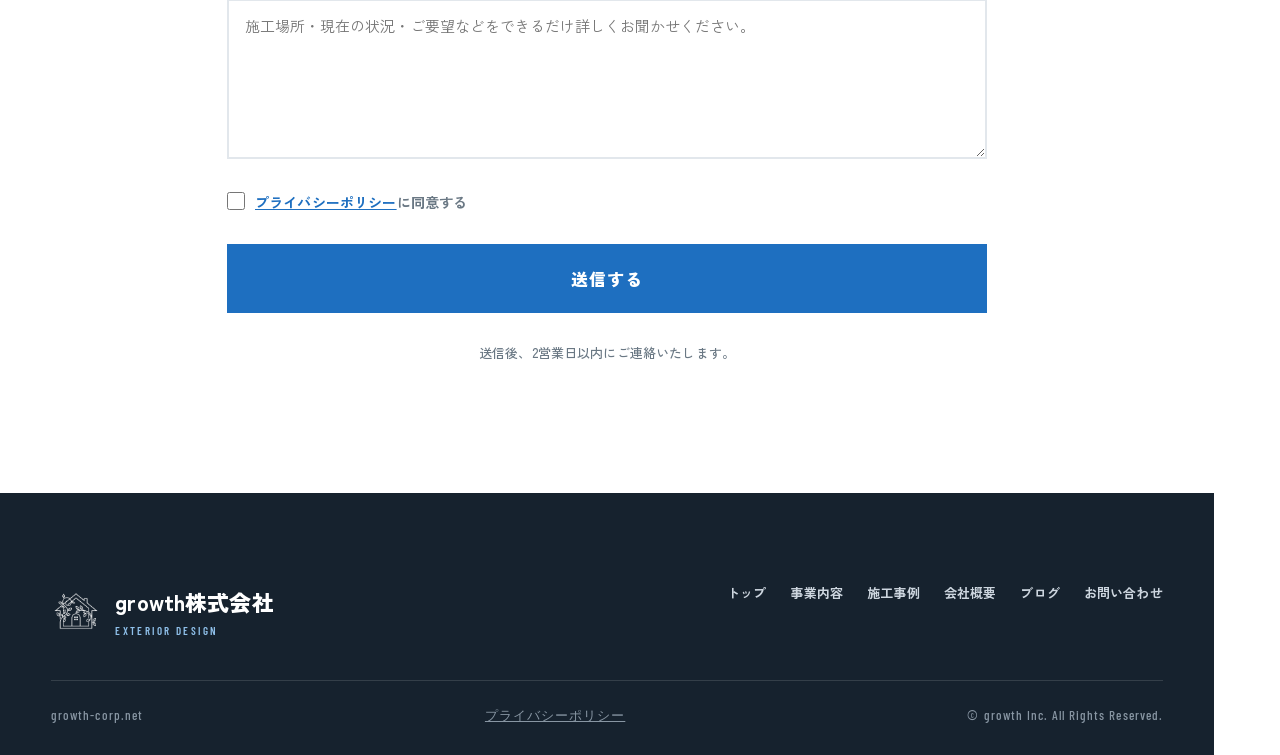
<file: contact.html>
<!DOCTYPE html>
<html lang="ja">

<head>
  <meta charset="UTF-8">
  <meta name="viewport" content="width=device-width, initial-scale=1.0">
  <meta name="description"
    content="growth株式会社へのお問い合わせ。外構工事の見積り・施工相談は無料です。お電話（090-8273-1276）・フォーム・LINEでご連絡ください。受付 9:00〜18:00。">
  <title>お問い合わせ｜growth株式会社</title>
  <link rel="icon" type="image/png" href="assets/images/f1476529-d4a9-40ae-9cdf-e02fd3910b13.png">
  <meta property="og:type" content="website">
  <meta property="og:site_name" content="growth株式会社">
  <meta property="og:title" content="お問い合わせ｜growth株式会社">
  <meta property="og:description" content="growth株式会社へのお問い合わせ。外構工事の見積り・施工相談は無料です。お電話・フォーム・LINEでご連絡ください。受付 9:00〜18:00。">
  <meta property="og:url" content="https://growth-corp.net/contact.html">
  <link rel="preconnect" href="https://fonts.googleapis.com">
  <link rel="preconnect" href="https://fonts.gstatic.com" crossorigin>
  <link rel="stylesheet"
    href="https://fonts.googleapis.com/css2?family=Anton&family=Barlow+Condensed:wght@500;600;700&family=Zen+Kaku+Gothic+New:wght@500&display=optional">
  <link rel="stylesheet" href="style.css">
  <link rel="stylesheet" href="loader.css">
</head>

<body class="inner-page">

  <header id="hd">
    <div class="wrap bar">
      <a class="brand" href="index.html"><img src="assets/images/f1476529-d4a9-40ae-9cdf-e02fd3910b13.png"
          alt="growth株式会社" width="40" height="40"><span><b>growth</b><small>EXTERIOR DESIGN</small></span></a>
      <nav class="main">
        <a href="index.html">トップ</a>
        <a href="service.html">事業内容</a>
        <a href="gallery.html">施工事例</a>
        <a href="company.html">会社概要</a>
        <a href="blog.html">ブログ</a>
        <a href="contact.html" class="active">お問い合わせ</a>
      </nav>
      <a class="hcta" href="contact.html">無料施工相談</a>
      <button class="burger" aria-label="メニューを開く" aria-controls="mm"
        aria-expanded="false"><span></span><span></span><span></span></button>
    </div>
  </header>

  <div class="mmenu-bd" id="mm-bd"></div>
  <div class="mmenu" id="mm" role="dialog" aria-label="ナビゲーションメニュー" aria-modal="true">
    <button class="mclose">CLOSE <svg width="14" height="14" fill="none" stroke="currentColor" stroke-width="2.2"
        viewBox="0 0 24 24">
        <path d="M18 6 6 18M6 6l12 12" />
      </svg></button>
    <span class="m-tag">NAVIGATION MENU</span>
    <a href="index.html"><span class="n">01</span>トップ</a>
    <a href="service.html"><span class="n">02</span>事業内容</a>
    <a href="gallery.html"><span class="n">03</span>施工事例</a>
    <a href="company.html"><span class="n">04</span>会社概要</a>
    <a href="blog.html"><span class="n">05</span>ブログ</a>
    <a href="contact.html"><span class="n">06</span>お問い合わせ</a>
    <a href="contact.html" class="m-cta">無料施工相談 →</a>
  </div>

  <div class="rail">
    <span class="fl">FOLLOW</span>
    <a href="https://www.instagram.com/growth7042/" aria-label="Instagram"><svg viewBox="0 0 24 24" fill="none"
        stroke="currentColor" stroke-width="1.8">
        <rect x="2" y="2" width="20" height="20" rx="5"></rect>
        <circle cx="12" cy="12" r="4"></circle>
        <circle cx="17.5" cy="6.5" r="1" fill="currentColor" stroke="none"></circle>
      </svg></a>
    <a href="https://lin.ee/oGBG7C9" aria-label="LINE"><svg viewBox="0 0 24 24" fill="currentColor">
        <path
          d="M12 3C6.5 3 2 6.6 2 11c0 3.9 3.5 7.2 8.3 7.9.3.07.75.22.86.5.1.26.06.66.03.92l-.14.83c-.04.25-.2.97.85.53s5.66-3.33 7.72-5.7C20.9 14.86 22 13.05 22 11c0-4.4-4.5-8-10-8Z">
        </path>
      </svg></a>
    <a href="tel:09082731276" aria-label="電話する"><svg viewBox="0 0 24 24" fill="none" stroke="currentColor"
        stroke-width="1.8">
        <path
          d="M22 16.92v3a2 2 0 0 1-2.18 2 19.79 19.79 0 0 1-8.63-3.07 19.5 19.5 0 0 1-6-6 19.79 19.79 0 0 1-3.07-8.67A2 2 0 0 1 4.11 2h3a2 2 0 0 1 2 1.72c.13.94.36 1.86.7 2.74a2 2 0 0 1-.45 2.11L8.09 9.91a16 16 0 0 0 6 6l1.34-1.27a2 2 0 0 1 2.11-.45c.88.34 1.8.57 2.74.7A2 2 0 0 1 22 16.92Z">
        </path>
      </svg></a>
    <a class="scrollc" href="#top">SCROLL</a>
  </div>

  <main>
    <div id="top"></div>

    <!-- PAGE HERO -->
    <section class="pagehero">
      <div class="bg">
        <img src="assets/images/banner-contact.png" alt="お問い合わせ">
      </div>
      <div class="veil"></div>
      <div class="inner">
        <h1 class="tag">CONTACT</h1>
      </div>
    </section>

    <!-- CONTACT -->
    <section id="contact" class="contact">
      <div class="wrap">
        <div class="shead rv"><span class="e">CONTACT</span>
          <h2>お問い合わせ</h2>
        </div>
        <p class="lead rv">お見積り・施工相談は無料です。お電話が最もスムーズにご案内できます。</p>

        <div class="cbtns">
          <a class="cbig rv" href="tel:09082731276">
            <div class="t">お電話でのお問い合わせ</div>
            <div class="big">090-8273-1276</div>
            <div class="hours">受付 9:00〜18:00</div>
          </a>
          <a class="cbig g rv" href="#cform">
            <div class="t">フォーム</div>
            <div class="big">無料施工相談 ▶</div>
          </a>
          <a class="cbig l rv" href="https://lin.ee/oGBG7C9">
            <div class="t">公式LINE</div>
            <div class="big">LINEで相談 ▶</div>
          </a>
        </div>

        <!-- CONTACT FORM -->
        <div id="cform">
          <!--
      フォーム送信先の設定方法：
      1. https://formspree.io にアクセスしてアカウント作成（無料）
      2. New Form を作成してエンドポイント URL を取得
      3. 下の action="#" を action="https://formspree.io/f/XXXXXXXX" に置き換える
    -->
          <form class="cform rv" method="POST" action="#" novalidate>
            <div class="frow">
              <label for="name">お名前<span class="req">必須</span></label>
              <input type="text" id="name" name="name" placeholder="山田 太郎" required autocomplete="name">
            </div>
            <div class="frow">
              <label for="company">会社名・屋号</label>
              <input type="text" id="company" name="company" placeholder="（個人の場合は空欄で構いません）" autocomplete="organization">
            </div>
            <div class="frow">
              <label for="tel">電話番号<span class="req">必須</span></label>
              <input type="tel" id="tel" name="tel" placeholder="090-8273-1276" required autocomplete="tel">
            </div>
            <div class="frow">
              <label for="email">メールアドレス<span class="req">必須</span></label>
              <input type="email" id="email" name="email" placeholder="example@mail.com" required autocomplete="email">
            </div>
            <div class="frow">
              <label for="service">ご相談内容の種類</label>
              <select id="service" name="service">
                <option value="">選択してください</option>
                <option value="asphalt">アスファルト舗装</option>
                <option value="carport">カーポート</option>
                <option value="turf">人工芝・植栽</option>
                <option value="garden">花壇・お庭づくり</option>
                <option value="fence">フェンス・門まわり</option>
                <option value="concrete">土間コンクリート</option>
                <option value="deck">デッキ・テラス</option>
                <option value="other">その他・外構全般</option>
              </select>
            </div>
            <div class="frow">
              <label for="message">お問い合わせ内容<span class="req">必須</span></label>
              <textarea id="message" name="message" placeholder="施工場所・現在の状況・ご要望などをできるだけ詳しくお聞かせください。"
                required></textarea>
            </div>
            <div class="frow">
              <label class="check-row">
                <input type="checkbox" name="privacy" required>
                <span><a href="privacy.html" target="_blank" rel="noopener">プライバシーポリシー</a>に同意する</span>
              </label>
            </div>
            <button type="submit" class="fsub">送信する</button>
            <p class="privacy-note">送信後、2営業日以内にご連絡いたします。</p>
          </form>
        </div>
      </div>
    </section>

  </main>
  <footer>
    <div class="wrap">
      <div class="top">
        <div class="fb"><img src="assets/images/f1476529-d4a9-40ae-9cdf-e02fd3910b13.png" alt="growth株式会社" width="50"
            height="50"><span><b>growth株式会社</b><small>EXTERIOR DESIGN</small></span></div>
        <nav>
          <a href="index.html">トップ</a>
          <a href="service.html">事業内容</a>
          <a href="gallery.html">施工事例</a>
          <a href="company.html">会社概要</a>
          <a href="blog.html">ブログ</a>
          <a href="contact.html">お問い合わせ</a>
        </nav>
      </div>
      <div class="bot">
        <span>growth-corp.net</span>
        <span><a href="privacy.html">プライバシーポリシー</a></span>
        <span>© growth Inc. All Rights Reserved.</span>
      </div>
    </div>
  </footer>

  <script src="loader.js"></script>
  <script src="script.js"></script>
</body>

</html>
</file>
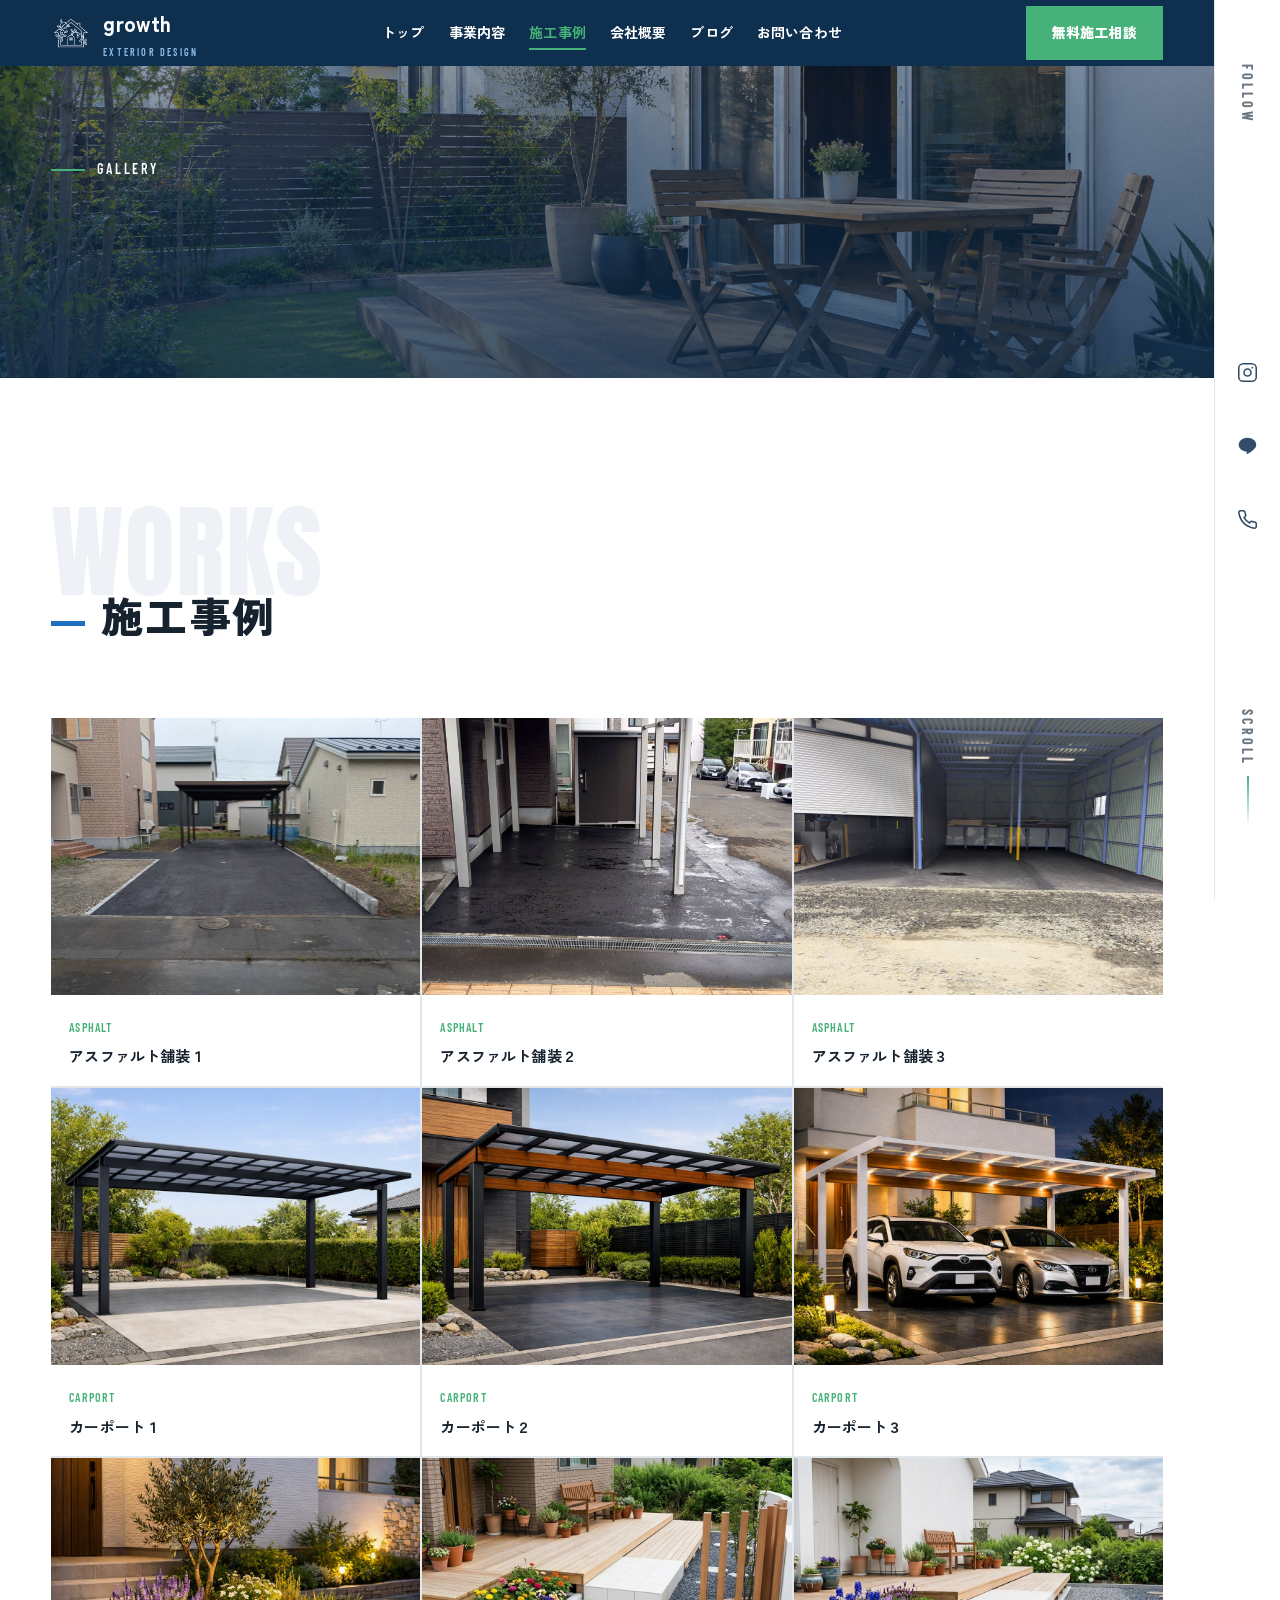
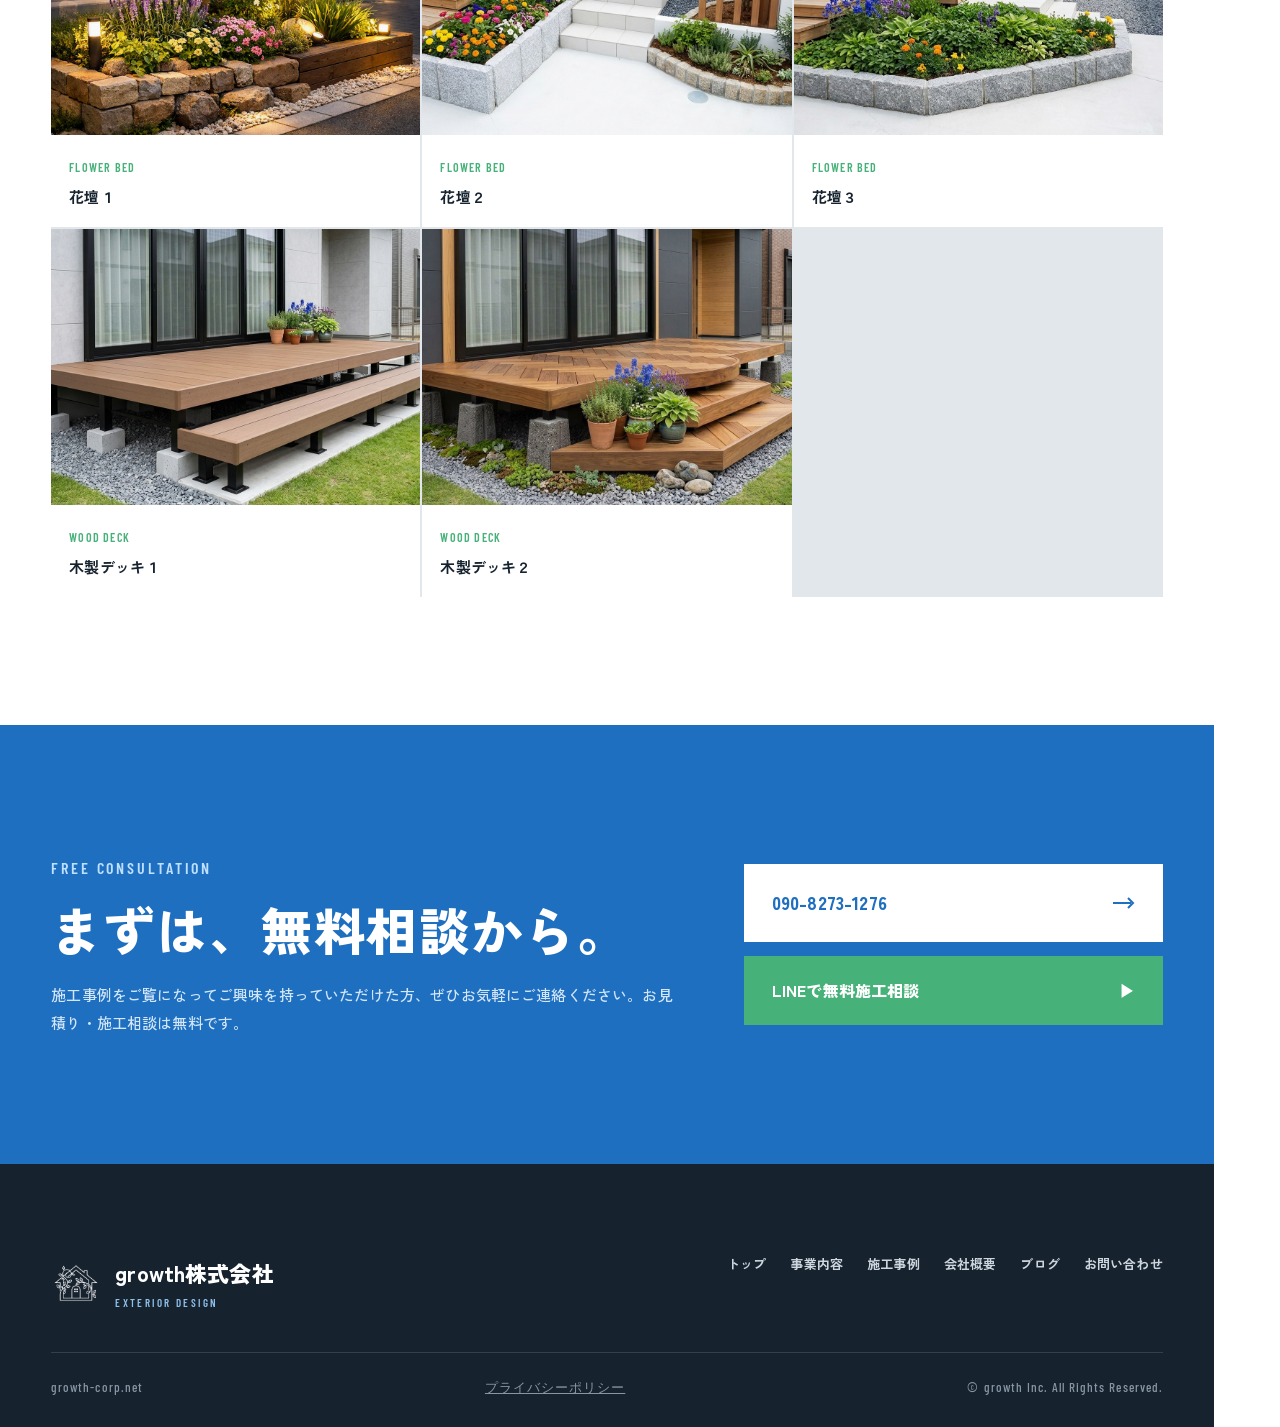
<file: gallery.html>
<!DOCTYPE html>
<html lang="ja">

<head>
  <meta charset="UTF-8">
  <meta name="viewport" content="width=device-width, initial-scale=1.0">
  <meta name="description" content="growth株式会社の施工事例ギャラリー。札幌でのアスファルト舗装・カーポート・人工芝・花壇・フェンス・土間コンクリートなどの外構工事の実績をご覧いただけます。">
  <title>施工事例｜growth株式会社</title>
  <link rel="icon" type="image/png" href="assets/images/f1476529-d4a9-40ae-9cdf-e02fd3910b13.png">
  <meta property="og:type" content="website">
  <meta property="og:site_name" content="growth株式会社">
  <meta property="og:title" content="施工事例｜growth株式会社">
  <meta property="og:description"
    content="growth株式会社の施工事例ギャラリー。札幌でのアスファルト舗装・カーポート・人工芝・花壇・フェンス・土間コンクリートなどの外構工事の実績をご覧いただけます。">
  <meta property="og:url" content="https://growth-corp.net/gallery.html">
  <link rel="preconnect" href="https://fonts.googleapis.com">
  <link rel="preconnect" href="https://fonts.gstatic.com" crossorigin>
  <link rel="stylesheet"
    href="https://fonts.googleapis.com/css2?family=Anton&family=Barlow+Condensed:wght@500;600;700&family=Zen+Kaku+Gothic+New:wght@500&display=optional">
  <link rel="stylesheet" href="style.css">
  <link rel="stylesheet" href="loader.css">
</head>

<body class="inner-page">

  <header id="hd">
    <div class="wrap bar">
      <a class="brand" href="index.html"><img src="assets/images/f1476529-d4a9-40ae-9cdf-e02fd3910b13.png"
          alt="growth株式会社" width="40" height="40"><span><b>growth</b><small>EXTERIOR DESIGN</small></span></a>
      <nav class="main">
        <a href="index.html">トップ</a>
        <a href="service.html">事業内容</a>
        <a href="gallery.html" class="active">施工事例</a>
        <a href="company.html">会社概要</a>
        <a href="blog.html">ブログ</a>
        <a href="contact.html">お問い合わせ</a>
      </nav>
      <a class="hcta" href="contact.html">無料施工相談</a>
      <button class="burger" aria-label="メニューを開く" aria-controls="mm"
        aria-expanded="false"><span></span><span></span><span></span></button>
    </div>
  </header>

  <div class="mmenu-bd" id="mm-bd"></div>
  <div class="mmenu" id="mm" role="dialog" aria-label="ナビゲーションメニュー" aria-modal="true">
    <button class="mclose">CLOSE <svg width="14" height="14" fill="none" stroke="currentColor" stroke-width="2.2"
        viewBox="0 0 24 24">
        <path d="M18 6 6 18M6 6l12 12" />
      </svg></button>
    <span class="m-tag">NAVIGATION MENU</span>
    <a href="index.html"><span class="n">01</span>トップ</a>
    <a href="service.html"><span class="n">02</span>事業内容</a>
    <a href="gallery.html"><span class="n">03</span>施工事例</a>
    <a href="company.html"><span class="n">04</span>会社概要</a>
    <a href="blog.html"><span class="n">05</span>ブログ</a>
    <a href="contact.html"><span class="n">06</span>お問い合わせ</a>
    <a href="contact.html" class="m-cta">無料施工相談 →</a>
  </div>

  <div class="rail">
    <span class="fl">FOLLOW</span>
    <a href="https://www.instagram.com/growth7042/" aria-label="Instagram"><svg viewBox="0 0 24 24" fill="none"
        stroke="currentColor" stroke-width="1.8">
        <rect x="2" y="2" width="20" height="20" rx="5"></rect>
        <circle cx="12" cy="12" r="4"></circle>
        <circle cx="17.5" cy="6.5" r="1" fill="currentColor" stroke="none"></circle>
      </svg></a>
    <a href="https://lin.ee/oGBG7C9" aria-label="LINE"><svg viewBox="0 0 24 24" fill="currentColor">
        <path
          d="M12 3C6.5 3 2 6.6 2 11c0 3.9 3.5 7.2 8.3 7.9.3.07.75.22.86.5.1.26.06.66.03.92l-.14.83c-.04.25-.2.97.85.53s5.66-3.33 7.72-5.7C20.9 14.86 22 13.05 22 11c0-4.4-4.5-8-10-8Z">
        </path>
      </svg></a>
    <a href="tel:090-8273-1276" aria-label="電話する"><svg viewBox="0 0 24 24" fill="none" stroke="currentColor"
        stroke-width="1.8">
        <path
          d="M22 16.92v3a2 2 0 0 1-2.18 2 19.79 19.79 0 0 1-8.63-3.07 19.5 19.5 0 0 1-6-6 19.79 19.79 0 0 1-3.07-8.67A2 2 0 0 1 4.11 2h3a2 2 0 0 1 2 1.72c.13.94.36 1.86.7 2.74a2 2 0 0 1-.45 2.11L8.09 9.91a16 16 0 0 0 6 6l1.34-1.27a2 2 0 0 1 2.11-.45c.88.34 1.8.57 2.74.7A2 2 0 0 1 22 16.92Z">
        </path>
      </svg></a>
    <a class="scrollc" href="#top">SCROLL</a>
  </div>

  <main>
    <div id="top"></div>

    <!-- PAGE HERO -->
    <section class="pagehero">
      <div class="bg">
        <img src="assets/images/banner-gallery.png" alt="施工事例">
      </div>
      <div class="veil"></div>
      <div class="inner">
        <h1 class="tag">GALLERY</h1>
      </div>
    </section>

    <!-- GALLERY -->
    <section id="gallery">
      <div class="wrap">
        <div class="shead rv"><span class="e">WORKS</span>
          <h2>施工事例</h2>
        </div>

        <div class="gallery-grid">
          <div class="gitem rv">
            <div class="pic">
              <img src="assets/images/asphalt001.jpg" alt="アスファルト舗装１">
            </div>
            <div class="gt">
              <span class="cat">ASPHALT</span>
              <b>アスファルト舗装１</b>
            </div>
          </div>
          <div class="gitem rv">
            <div class="pic">
              <img src="assets/images/asphalt002.jpg" alt="アスファルト舗装２">
            </div>
            <div class="gt">
              <span class="cat">ASPHALT</span>
              <b>アスファルト舗装２</b>
            </div>
          </div>
          <div class="gitem rv">
            <div class="pic">
              <img src="assets/images/asphalt003.jpg" alt="アスファルト舗装３">
            </div>
            <div class="gt">
              <span class="cat">ASPHALT</span>
              <b>アスファルト舗装３</b>
            </div>
          </div>
          <div class="gitem rv">
            <div class="pic">
              <img src="assets/images/carport001.jpg" alt="カーポート１">
            </div>
            <div class="gt">
              <span class="cat">CARPORT</span>
              <b>カーポート１</b>
            </div>
          </div>
          <div class="gitem rv">
            <div class="pic">
              <img src="assets/images/carport002.jpg" alt="カーポート２">
            </div>
            <div class="gt">
              <span class="cat">CARPORT</span>
              <b>カーポート２</b>
            </div>
          </div>
          <div class="gitem rv">
            <div class="pic">
              <img src="assets/images/carport003.jpg" alt="カーポート３">
            </div>
            <div class="gt">
              <span class="cat">CARPORT</span>
              <b>カーポート３</b>
            </div>
          </div>
          <div class="gitem rv">
            <div class="pic">
              <img src="assets/images/flowerbed001.jpg" alt="花壇１">
            </div>
            <div class="gt">
              <span class="cat">FLOWER BED</span>
              <b>花壇１</b>
            </div>
          </div>
          <div class="gitem rv">
            <div class="pic">
              <img src="assets/images/flowerbed002.jpg" alt="花壇２">
            </div>
            <div class="gt">
              <span class="cat">FLOWER BED</span>
              <b>花壇２</b>
            </div>
          </div>
          <div class="gitem rv">
            <div class="pic">
              <img src="assets/images/flowerbed003.jpg" alt="花壇３">
            </div>
            <div class="gt">
              <span class="cat">FLOWER BED</span>
              <b>花壇３</b>
            </div>
          </div>
          <div class="gitem rv">
            <div class="pic">
              <img src="assets/images/wooddeck001.jpg" alt="木製デッキ１">
            </div>
            <div class="gt">
              <span class="cat">WOOD DECK</span>
              <b>木製デッキ１</b>
            </div>
          </div>
          <div class="gitem rv">
            <div class="pic">
              <img src="assets/images/wooddeck002.jpg" alt="木製デッキ２">
            </div>
            <div class="gt">
              <span class="cat">WOOD DECK</span>
              <b>木製デッキ２</b>
            </div>
          </div>
        </div>
      </div>
      </div>
    </section>

    <!-- CTA -->
    <section class="cta">
      <div class="wrap">
        <div class="rv"><span class="e cond">FREE CONSULTATION</span>
          <h2>まずは、無料相談から。</h2>
          <p>施工事例をご覧になってご興味を持っていただけた方、ぜひお気軽にご連絡ください。お見積り・施工相談は無料です。</p>
        </div>
        <div class="act rv">
          <a class="bw" href="tel:090-8273-1276">090-8273-1276<svg width="22" height="12" viewBox="0 0 22 12"
              fill="none" stroke="currentColor" stroke-width="2">
              <path d="M0 6h18M15 1l5 5-5 5"></path>
            </svg></a>
          <a class="bg" href="https://lin.ee/oGBG7C9">LINEで無料施工相談<span>▶</span></a>
        </div>
      </div>
    </section>

  </main>
  <footer>
    <div class="wrap">
      <div class="top">
        <div class="fb"><img src="assets/images/f1476529-d4a9-40ae-9cdf-e02fd3910b13.png" alt="growth株式会社" width="50"
            height="50"><span><b>growth株式会社</b><small>EXTERIOR DESIGN</small></span></div>
        <nav>
          <a href="index.html">トップ</a>
          <a href="service.html">事業内容</a>
          <a href="gallery.html">施工事例</a>
          <a href="company.html">会社概要</a>
          <a href="blog.html">ブログ</a>
          <a href="contact.html">お問い合わせ</a>
        </nav>
      </div>
      <div class="bot">
        <span>growth-corp.net</span>
        <span><a href="privacy.html">プライバシーポリシー</a></span>
        <span>© growth Inc. All Rights Reserved.</span>
      </div>
    </div>
  </footer>

  <script src="loader.js"></script>
  <script src="script.js"></script>
</body>

</html>
</file>
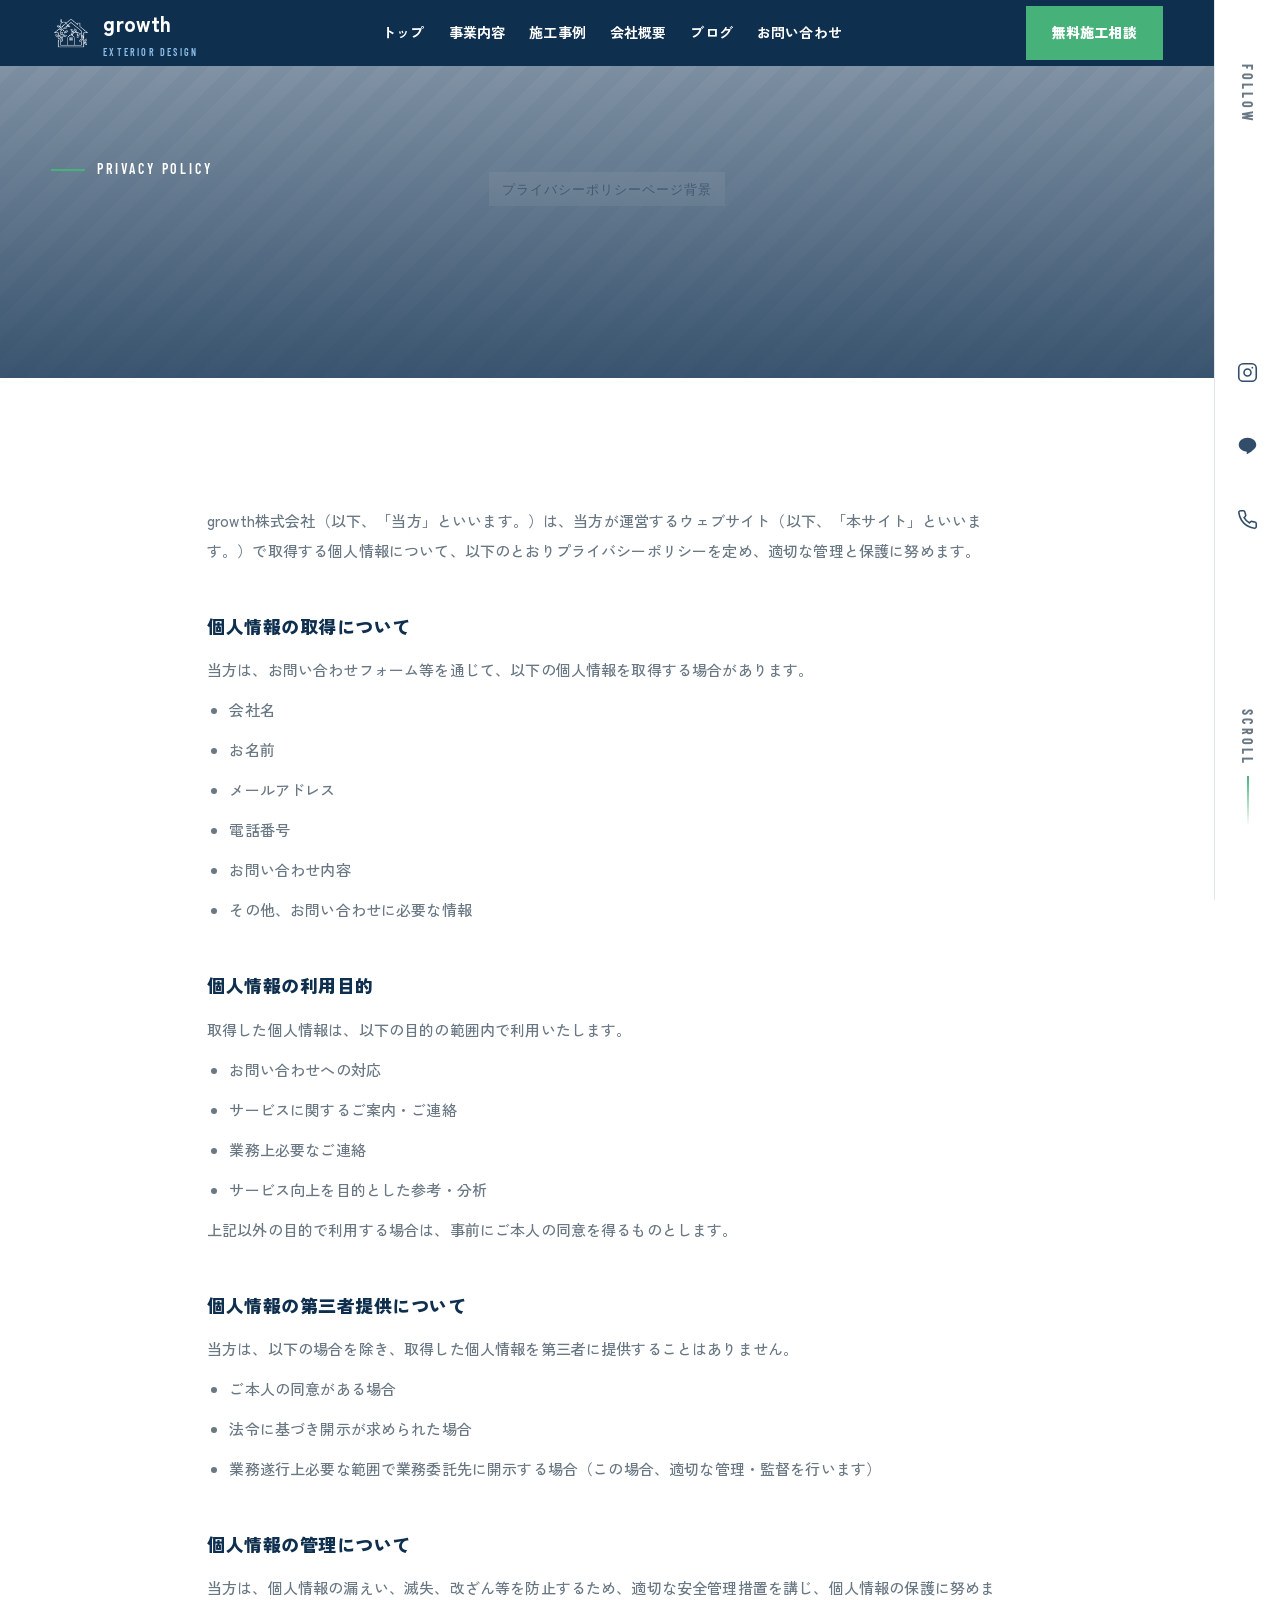
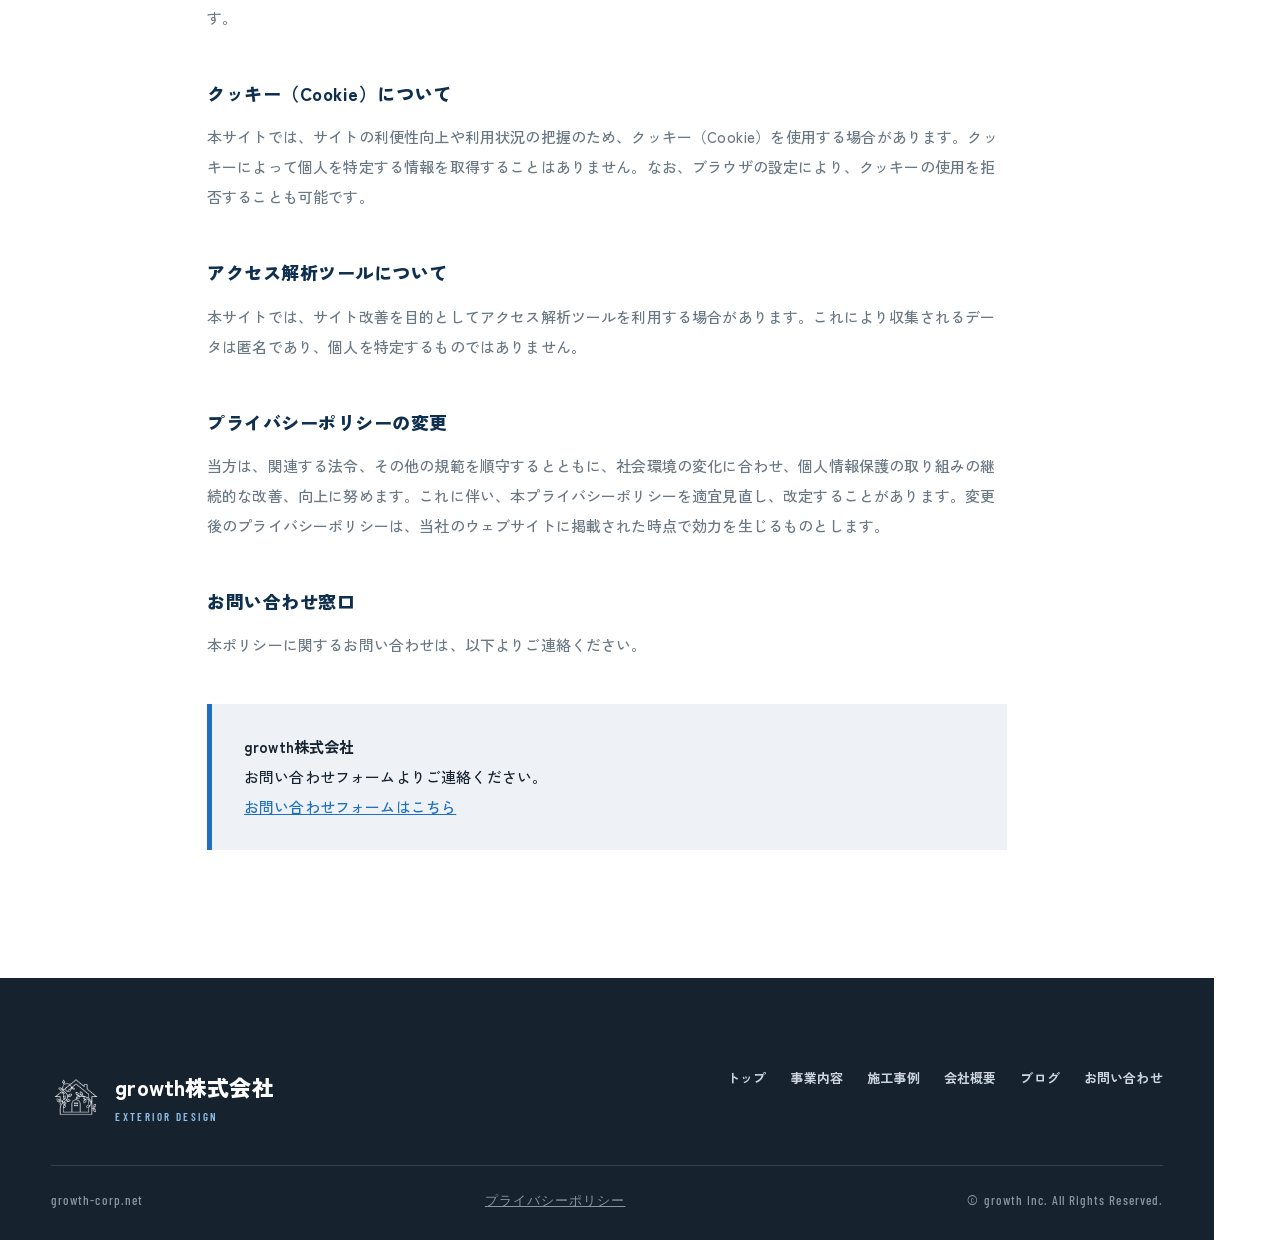
<file: privacy.html>
<!DOCTYPE html>
<html lang="ja">

<head>
  <meta charset="UTF-8">
  <meta name="viewport" content="width=device-width, initial-scale=1.0">
  <meta name="description" content="growth株式会社のプライバシーポリシー。お問い合わせフォーム等で取得する個人情報の取り扱いについて定めています。">
  <title>プライバシーポリシー｜growth株式会社</title>
  <link rel="icon" type="image/png" href="assets/images/f1476529-d4a9-40ae-9cdf-e02fd3910b13.png">
  <meta property="og:type" content="website">
  <meta property="og:site_name" content="growth株式会社">
  <meta property="og:title" content="プライバシーポリシー｜growth株式会社">
  <meta property="og:description" content="growth株式会社のプライバシーポリシー。お問い合わせフォーム等で取得する個人情報の取り扱いについて定めています。">
  <meta property="og:url" content="https://growth-corp.net/privacy.html">
  <link rel="preconnect" href="https://fonts.googleapis.com">
  <link rel="preconnect" href="https://fonts.gstatic.com" crossorigin>
  <link rel="stylesheet"
    href="https://fonts.googleapis.com/css2?family=Anton&family=Barlow+Condensed:wght@500;600;700&family=Zen+Kaku+Gothic+New:wght@500&display=optional">
  <link rel="stylesheet" href="style.css">
  <link rel="stylesheet" href="loader.css">
</head>

<body class="inner-page">

  <header id="hd">
    <div class="wrap bar">
      <a class="brand" href="index.html"><img src="assets/images/f1476529-d4a9-40ae-9cdf-e02fd3910b13.png"
          alt="growth株式会社" width="40" height="40"><span><b>growth</b><small>EXTERIOR DESIGN</small></span></a>
      <nav class="main">
        <a href="index.html">トップ</a>
        <a href="service.html">事業内容</a>
        <a href="gallery.html">施工事例</a>
        <a href="company.html">会社概要</a>
        <a href="blog.html">ブログ</a>
        <a href="contact.html">お問い合わせ</a>
      </nav>
      <a class="hcta" href="contact.html">無料施工相談</a>
      <button class="burger" aria-label="メニューを開く" aria-controls="mm"
        aria-expanded="false"><span></span><span></span><span></span></button>
    </div>
  </header>

  <div class="mmenu-bd" id="mm-bd"></div>
  <div class="mmenu" id="mm" role="dialog" aria-label="ナビゲーションメニュー" aria-modal="true">
    <button class="mclose">CLOSE <svg width="14" height="14" fill="none" stroke="currentColor" stroke-width="2.2"
        viewBox="0 0 24 24">
        <path d="M18 6 6 18M6 6l12 12" />
      </svg></button>
    <span class="m-tag">NAVIGATION MENU</span>
    <a href="index.html"><span class="n">01</span>トップ</a>
    <a href="service.html"><span class="n">02</span>事業内容</a>
    <a href="gallery.html"><span class="n">03</span>施工事例</a>
    <a href="company.html"><span class="n">04</span>会社概要</a>
    <a href="blog.html"><span class="n">05</span>ブログ</a>
    <a href="contact.html"><span class="n">06</span>お問い合わせ</a>
    <a href="contact.html" class="m-cta">無料施工相談 →</a>
  </div>

  <div class="rail">
    <span class="fl">FOLLOW</span>
    <a href="https://www.instagram.com/growth7042/" aria-label="Instagram"><svg viewBox="0 0 24 24" fill="none"
        stroke="currentColor" stroke-width="1.8">
        <rect x="2" y="2" width="20" height="20" rx="5"></rect>
        <circle cx="12" cy="12" r="4"></circle>
        <circle cx="17.5" cy="6.5" r="1" fill="currentColor" stroke="none"></circle>
      </svg></a>
    <a href="https://lin.ee/oGBG7C9" aria-label="LINE"><svg viewBox="0 0 24 24" fill="currentColor">
        <path
          d="M12 3C6.5 3 2 6.6 2 11c0 3.9 3.5 7.2 8.3 7.9.3.07.75.22.86.5.1.26.06.66.03.92l-.14.83c-.04.25-.2.97.85.53s5.66-3.33 7.72-5.7C20.9 14.86 22 13.05 22 11c0-4.4-4.5-8-10-8Z">
        </path>
      </svg></a>
    <a href="tel:09082731276" aria-label="電話する"><svg viewBox="0 0 24 24" fill="none" stroke="currentColor"
        stroke-width="1.8">
        <path
          d="M22 16.92v3a2 2 0 0 1-2.18 2 19.79 19.79 0 0 1-8.63-3.07 19.5 19.5 0 0 1-6-6 19.79 19.79 0 0 1-3.07-8.67A2 2 0 0 1 4.11 2h3a2 2 0 0 1 2 1.72c.13.94.36 1.86.7 2.74a2 2 0 0 1-.45 2.11L8.09 9.91a16 16 0 0 0 6 6l1.34-1.27a2 2 0 0 1 2.11-.45c.88.34 1.8.57 2.74.7A2 2 0 0 1 22 16.92Z">
        </path>
      </svg></a>
    <a class="scrollc" href="#top">SCROLL</a>
  </div>

  <main>
    <div id="top"></div>

    <!-- PAGE HERO -->
    <section class="pagehero">
      <div class="bg ph" data-label="プライバシーポリシーページ背景"></div>
      <div class="veil"></div>
      <div class="inner">
        <h1 class="tag">PRIVACY POLICY</h1>
      </div>
    </section>

    <!-- PRIVACY POLICY -->
    <section class="privacy-section">
      <div class="wrap">
        <div class="privacy-body rv">

          <p>growth株式会社（以下、「当方」といいます。）は、当方が運営するウェブサイト（以下、「本サイト」といいます。）で取得する個人情報について、以下のとおりプライバシーポリシーを定め、適切な管理と保護に努めます。
          </p>

          <h3>個人情報の取得について</h3>
          <p>当方は、お問い合わせフォーム等を通じて、以下の個人情報を取得する場合があります。</p>
          <ul>
            <li>会社名</li>
            <li>お名前</li>
            <li>メールアドレス</li>
            <li>電話番号</li>
            <li>お問い合わせ内容</li>
            <li>その他、お問い合わせに必要な情報</li>
          </ul>

          <h3>個人情報の利用目的</h3>
          <p>取得した個人情報は、以下の目的の範囲内で利用いたします。</p>
          <ul>
            <li>お問い合わせへの対応</li>
            <li>サービスに関するご案内・ご連絡</li>
            <li>業務上必要なご連絡</li>
            <li>サービス向上を目的とした参考・分析</li>
          </ul>
          <p>上記以外の目的で利用する場合は、事前にご本人の同意を得るものとします。</p>

          <h3>個人情報の第三者提供について</h3>
          <p>当方は、以下の場合を除き、取得した個人情報を第三者に提供することはありません。</p>
          <ul>
            <li>ご本人の同意がある場合</li>
            <li>法令に基づき開示が求められた場合</li>
            <li>業務遂行上必要な範囲で業務委託先に開示する場合（この場合、適切な管理・監督を行います）</li>
          </ul>

          <h3>個人情報の管理について</h3>
          <p>当方は、個人情報の漏えい、滅失、改ざん等を防止するため、適切な安全管理措置を講じ、個人情報の保護に努めます。</p>

          <h3>クッキー（Cookie）について</h3>
          <p>
            本サイトでは、サイトの利便性向上や利用状況の把握のため、クッキー（Cookie）を使用する場合があります。クッキーによって個人を特定する情報を取得することはありません。なお、ブラウザの設定により、クッキーの使用を拒否することも可能です。
          </p>

          <h3>アクセス解析ツールについて</h3>
          <p>本サイトでは、サイト改善を目的としてアクセス解析ツールを利用する場合があります。これにより収集されるデータは匿名であり、個人を特定するものではありません。</p>

          <h3>プライバシーポリシーの変更</h3>
          <p>
            当方は、関連する法令、その他の規範を順守するとともに、社会環境の変化に合わせ、個人情報保護の取り組みの継続的な改善、向上に努めます。これに伴い、本プライバシーポリシーを適宜見直し、改定することがあります。変更後のプライバシーポリシーは、当社のウェブサイトに掲載された時点で効力を生じるものとします。
          </p>

          <h3>お問い合わせ窓口</h3>
          <p>本ポリシーに関するお問い合わせは、以下よりご連絡ください。</p>
          <div class="contact-box">
            <p><strong>growth株式会社</strong><br>お問い合わせフォームよりご連絡ください。<br><a href="contact.html">お問い合わせフォームはこちら</a></p>
          </div>

        </div>
      </div>
    </section>

  </main>
  <footer>
    <div class="wrap">
      <div class="top">
        <div class="fb"><img src="assets/images/f1476529-d4a9-40ae-9cdf-e02fd3910b13.png" alt="growth株式会社" width="50"
            height="50"><span><b>growth株式会社</b><small>EXTERIOR DESIGN</small></span></div>
        <nav>
          <a href="index.html">トップ</a>
          <a href="service.html">事業内容</a>
          <a href="gallery.html">施工事例</a>
          <a href="company.html">会社概要</a>
          <a href="blog.html">ブログ</a>
          <a href="contact.html">お問い合わせ</a>
        </nav>
      </div>
      <div class="bot">
        <span>growth-corp.net</span>
        <span><a href="privacy.html">プライバシーポリシー</a></span>
        <span>© growth Inc. All Rights Reserved.</span>
      </div>
    </div>
  </footer>

  <script src="loader.js"></script>
  <script src="script.js"></script>
</body>

</html>
</file>
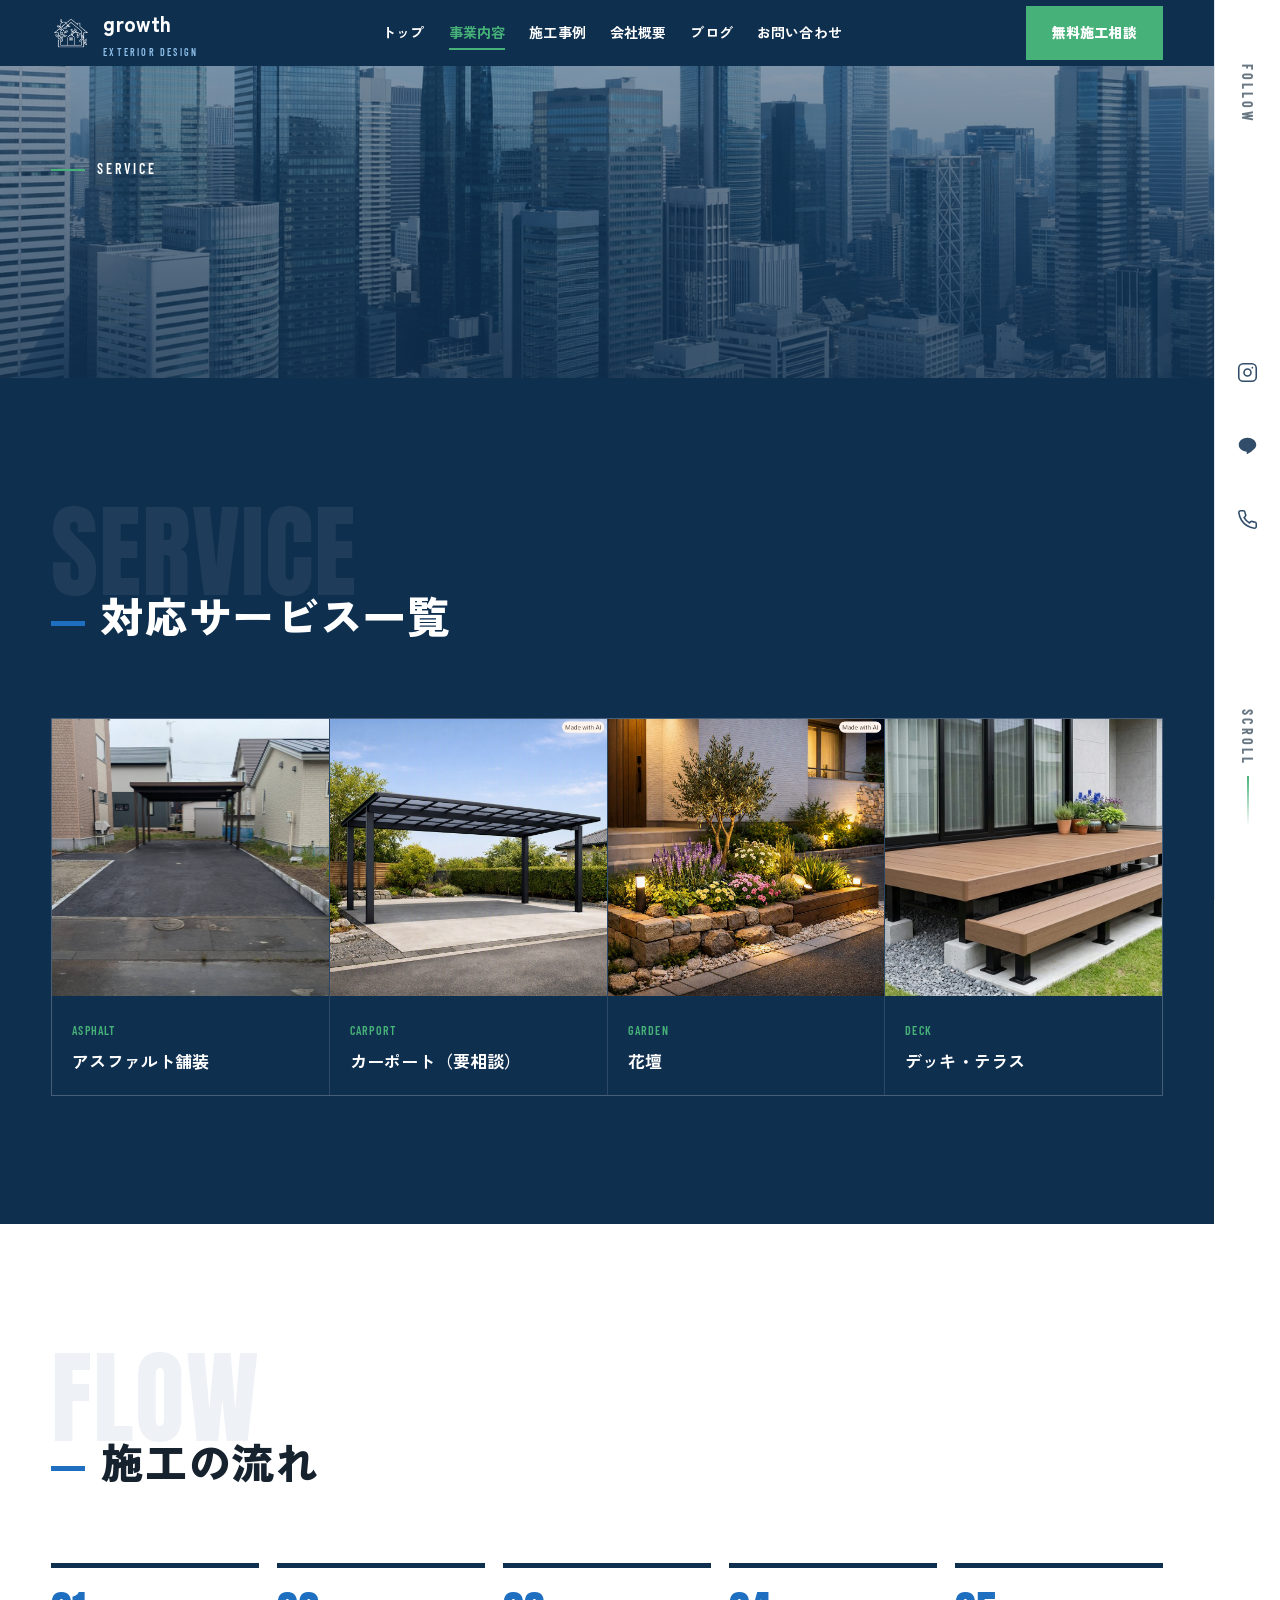
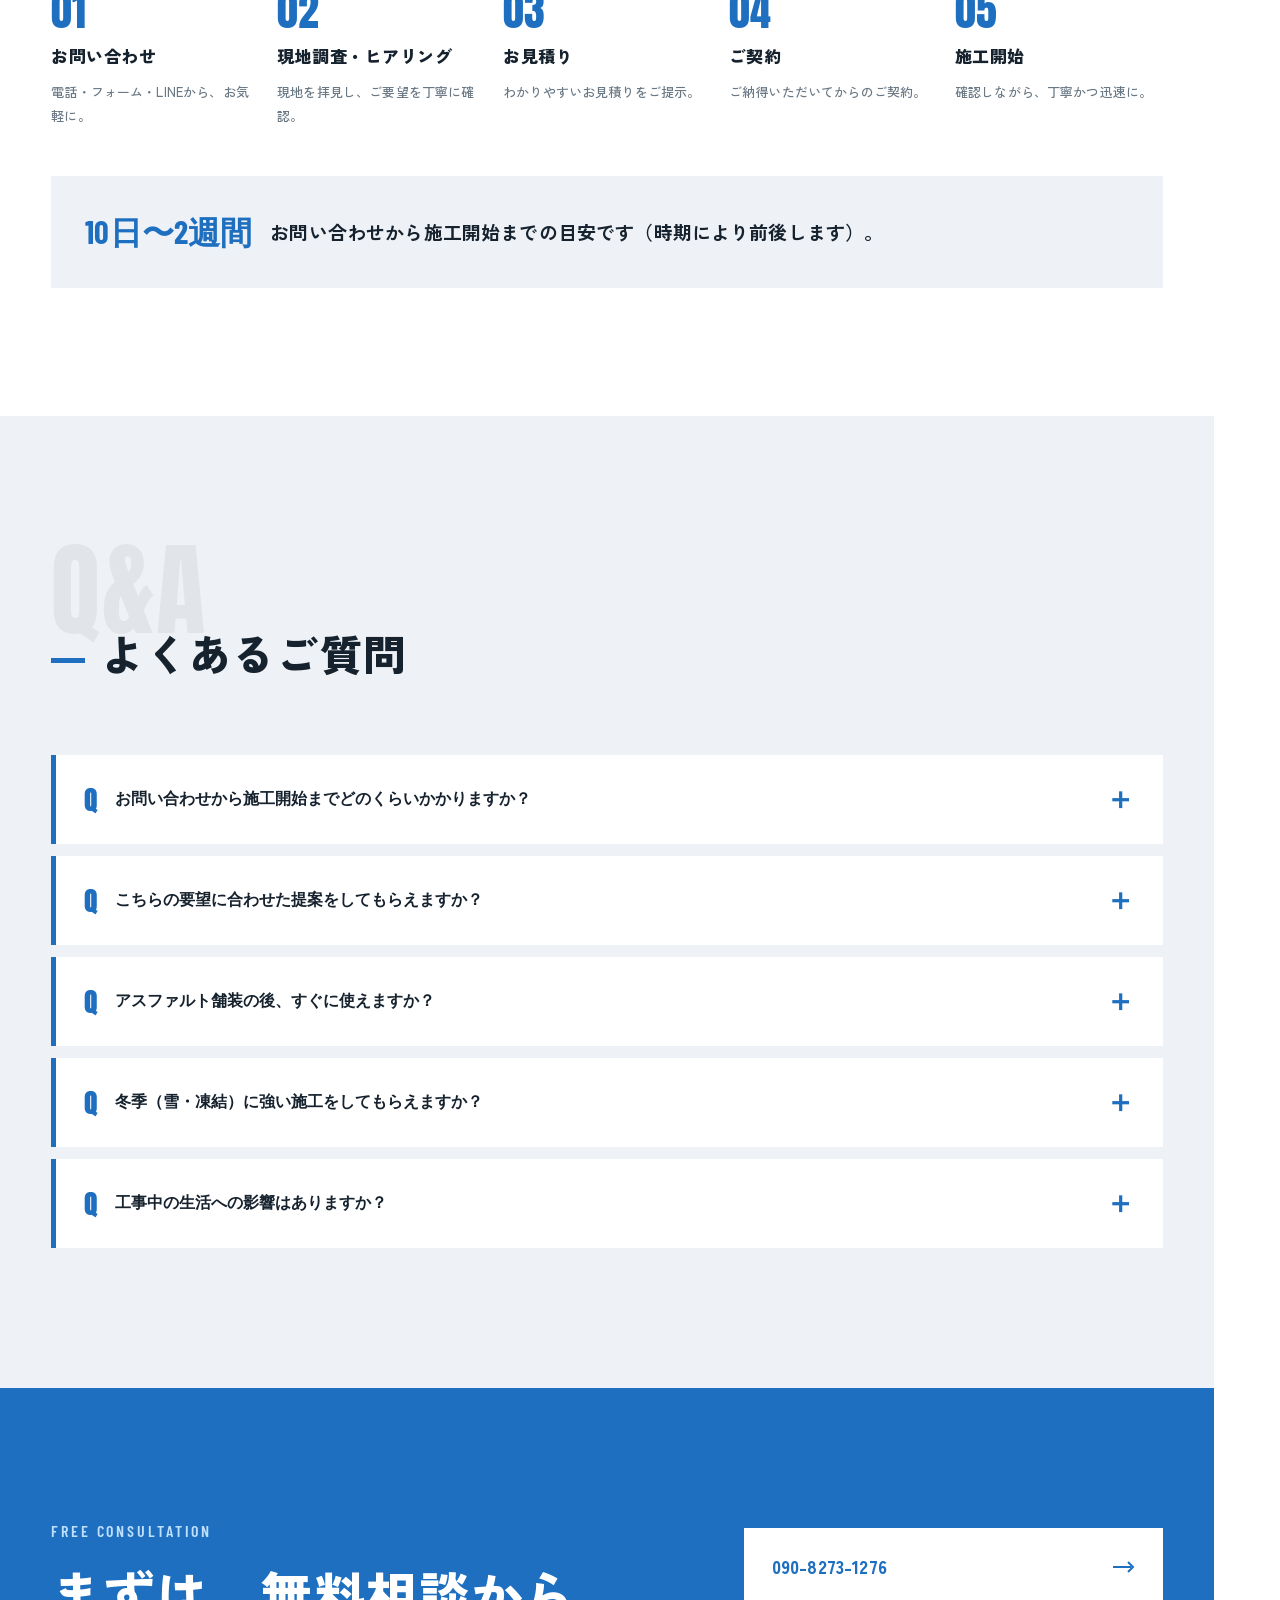
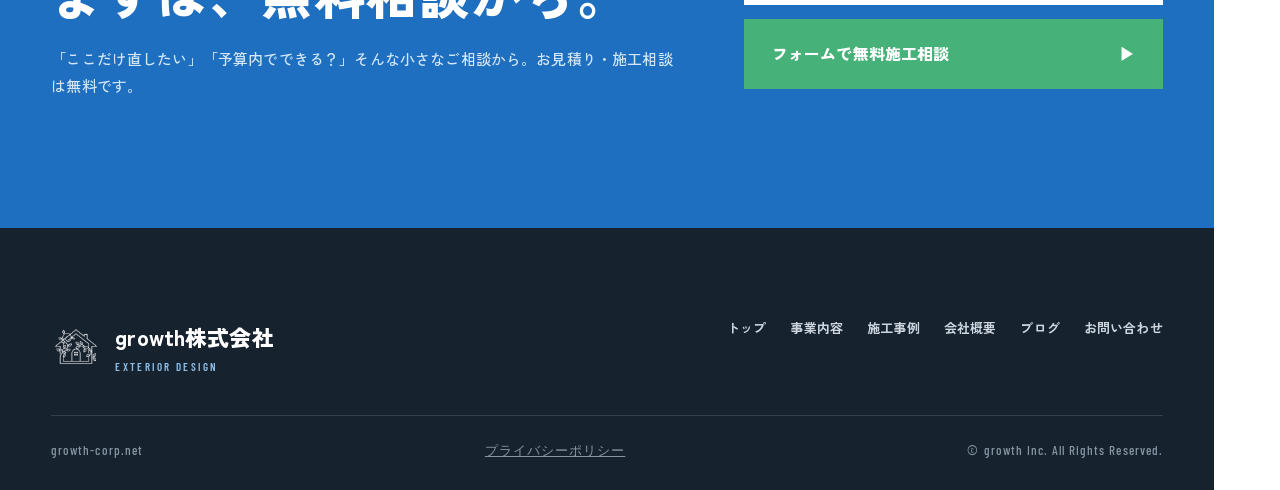
<file: service.html>
<!DOCTYPE html>
<html lang="ja">

<head>
  <meta charset="UTF-8">
  <meta name="viewport" content="width=device-width, initial-scale=1.0">
  <meta name="description"
    content="growth株式会社の事業内容。アスファルト舗装・カーポート・人工芝・花壇・フェンス・土間コンクリート・デッキなど外構工事全般を承ります。札幌・近郊対応。見積り無料。">
  <title>事業内容｜growth株式会社</title>
  <link rel="icon" type="image/png" href="assets/images/f1476529-d4a9-40ae-9cdf-e02fd3910b13.png">
  <meta property="og:type" content="website">
  <meta property="og:site_name" content="growth株式会社">
  <meta property="og:title" content="事業内容｜growth株式会社">
  <meta property="og:description"
    content="growth株式会社の事業内容。アスファルト舗装・カーポート・人工芝・花壇・フェンス・土間コンクリート・デッキなど外構工事全般を承ります。札幌・近郊対応。見積り無料。">
  <meta property="og:url" content="https://growth-corp.net/service.html">
  <link rel="preconnect" href="https://fonts.googleapis.com">
  <link rel="preconnect" href="https://fonts.gstatic.com" crossorigin>
  <link rel="stylesheet"
    href="https://fonts.googleapis.com/css2?family=Anton&family=Barlow+Condensed:wght@500;600;700&family=Zen+Kaku+Gothic+New:wght@500&display=optional">
  <link rel="stylesheet" href="style.css">
  <link rel="stylesheet" href="loader.css">
</head>

<body class="inner-page">

  <header id="hd">
    <div class="wrap bar">
      <a class="brand" href="index.html"><img src="assets/images/f1476529-d4a9-40ae-9cdf-e02fd3910b13.png"
          alt="growth株式会社" width="40" height="40"><span><b>growth</b><small>EXTERIOR DESIGN</small></span></a>
      <nav class="main">
        <a href="index.html">トップ</a>
        <a href="service.html" class="active">事業内容</a>
        <a href="gallery.html">施工事例</a>
        <a href="company.html">会社概要</a>
        <a href="blog.html">ブログ</a>
        <a href="contact.html">お問い合わせ</a>
      </nav>
      <a class="hcta" href="contact.html">無料施工相談</a>
      <button class="burger" aria-label="メニューを開く" aria-controls="mm"
        aria-expanded="false"><span></span><span></span><span></span></button>
    </div>
  </header>

  <div class="mmenu-bd" id="mm-bd"></div>
  <div class="mmenu" id="mm" role="dialog" aria-label="ナビゲーションメニュー" aria-modal="true">
    <button class="mclose">CLOSE <svg width="14" height="14" fill="none" stroke="currentColor" stroke-width="2.2"
        viewBox="0 0 24 24">
        <path d="M18 6 6 18M6 6l12 12" />
      </svg></button>
    <span class="m-tag">NAVIGATION MENU</span>
    <a href="index.html"><span class="n">01</span>トップ</a>
    <a href="service.html"><span class="n">02</span>事業内容</a>
    <a href="gallery.html"><span class="n">03</span>施工事例</a>
    <a href="company.html"><span class="n">04</span>会社概要</a>
    <a href="blog.html"><span class="n">05</span>ブログ</a>
    <a href="contact.html"><span class="n">06</span>お問い合わせ</a>
    <a href="contact.html" class="m-cta">無料施工相談 →</a>
  </div>

  <div class="rail">
    <span class="fl">FOLLOW</span>
    <a href="https://www.instagram.com/growth7042/" aria-label="Instagram"><svg viewBox="0 0 24 24" fill="none"
        stroke="currentColor" stroke-width="1.8">
        <rect x="2" y="2" width="20" height="20" rx="5"></rect>
        <circle cx="12" cy="12" r="4"></circle>
        <circle cx="17.5" cy="6.5" r="1" fill="currentColor" stroke="none"></circle>
      </svg></a>
    <a href="https://lin.ee/oGBG7C9" aria-label="LINE"><svg viewBox="0 0 24 24" fill="currentColor">
        <path
          d="M12 3C6.5 3 2 6.6 2 11c0 3.9 3.5 7.2 8.3 7.9.3.07.75.22.86.5.1.26.06.66.03.92l-.14.83c-.04.25-.2.97.85.53s5.66-3.33 7.72-5.7C20.9 14.86 22 13.05 22 11c0-4.4-4.5-8-10-8Z">
        </path>
      </svg></a>
    <a href="tel:09082731276" aria-label="電話する"><svg viewBox="0 0 24 24" fill="none" stroke="currentColor"
        stroke-width="1.8">
        <path
          d="M22 16.92v3a2 2 0 0 1-2.18 2 19.79 19.79 0 0 1-8.63-3.07 19.5 19.5 0 0 1-6-6 19.79 19.79 0 0 1-3.07-8.67A2 2 0 0 1 4.11 2h3a2 2 0 0 1 2 1.72c.13.94.36 1.86.7 2.74a2 2 0 0 1-.45 2.11L8.09 9.91a16 16 0 0 0 6 6l1.34-1.27a2 2 0 0 1 2.11-.45c.88.34 1.8.57 2.74.7A2 2 0 0 1 22 16.92Z">
        </path>
      </svg></a>
    <a class="scrollc" href="#top">SCROLL</a>
  </div>

  <main>
    <div id="top"></div>

    <!-- PAGE HERO -->
    <section class="pagehero">
      <div class="bg">
        <img src="assets/images/banner-service.png" alt="事業内容">
      </div>
      <div class="veil"></div>
      <div class="inner">
        <h1 class="tag">SERVICE</h1>
      </div>
    </section>

    <!-- SERVICE -->
    <section id="service" class="services">
      <div class="wrap">
        <div class="shead rv"><span class="e">SERVICE</span>
          <h2>対応サービス一覧</h2>
        </div>
        <div class="svc-grid">
          <div class="svc rv">
            <div class="pic">
              <img src="assets/images/asphalt001.jpg" alt="アスファルト舗装">
            </div>
            <div class="t">
              <span class="svc-cat">ASPHALT</span>
              <b>アスファルト舗装</b>
            </div>
          </div>
          <div class="svc rv">
            <div class="pic">
              <img src="assets/images/carport001.jpg" alt="カーポート（要相談）">
            </div>
            <div class="t">
              <span class="svc-cat">CARPORT</span>
              <b>カーポート（要相談）</b>
            </div>
          </div>
          <div class="svc rv">
            <div class="pic">
              <img src="assets/images/flowerbed001.jpg" alt="花壇">
            </div>
            <div class="t">
              <span class="svc-cat">GARDEN</span>
              <b>花壇</b>
            </div>
          </div>
          <div class="svc rv">
            <div class="pic">
              <img src="assets/images/wooddeck001.jpg" alt="デッキ・テラス">
            </div>
            <div class="t">
              <span class="svc-cat">DECK</span>
              <b>デッキ・テラス</b>
            </div>
          </div>
        </div>
      </div>
    </section>

    <!-- FLOW -->
    <section id="flow" class="flow">
      <div class="wrap">
        <div class="shead rv"><span class="e">FLOW</span>
          <h2>施工の流れ</h2>
        </div>
        <div class="steps">
          <div class="fstep rv">
            <div class="n">01</div>
            <h4>お問い合わせ</h4>
            <p>電話・フォーム・LINEから、お気軽に。</p>
          </div>
          <div class="fstep rv">
            <div class="n">02</div>
            <h4>現地調査・ヒアリング</h4>
            <p>現地を拝見し、ご要望を丁寧に確認。</p>
          </div>
          <div class="fstep rv">
            <div class="n">03</div>
            <h4>お見積り</h4>
            <p>わかりやすいお見積りをご提示。</p>
          </div>
          <div class="fstep rv">
            <div class="n">04</div>
            <h4>ご契約</h4>
            <p>ご納得いただいてからのご契約。</p>
          </div>
          <div class="fstep rv">
            <div class="n">05</div>
            <h4>施工開始</h4>
            <p>確認しながら、丁寧かつ迅速に。</p>
          </div>
        </div>
        <div class="flow-note rv"><b>10日〜2週間</b><span>お問い合わせから施工開始までの目安です（時期により前後します）。</span></div>
      </div>
    </section>

    <!-- QA -->
    <section id="qa" class="qa">
      <div class="wrap">
        <div class="shead rv"><span class="e">Q&amp;A</span>
          <h2>よくあるご質問</h2>
        </div>
        <div class="qitem rv">
          <button class="qq" aria-expanded="false"><span class="q">Q</span>お問い合わせから施工開始までどのくらいかかりますか？<span
              class="ic">＋</span></button>
          <div class="qbody">
            <div class="in"><span class="a">A</span>
              <p>お見積りが混み合っていなければ、目安として10日〜2週間以内で施工開始が可能です。時期により前後しますので、お急ぎの場合はご相談ください。</p>
            </div>
          </div>
        </div>
        <div class="qitem rv">
          <button class="qq" aria-expanded="false"><span class="q">Q</span>こちらの要望に合わせた提案をしてもらえますか？<span
              class="ic">＋</span></button>
          <div class="qbody">
            <div class="in"><span class="a">A</span>
              <p>はい。ご予算やお困りごとに合わせてご提案します。耐久性・コストパフォーマンスを踏まえ、必要なときはデメリットや代替案も正直にお伝えします。</p>
            </div>
          </div>
        </div>
        <div class="qitem rv">
          <button class="qq" aria-expanded="false"><span class="q">Q</span>アスファルト舗装の後、すぐに使えますか？<span
              class="ic">＋</span></button>
          <div class="qbody">
            <div class="in"><span class="a">A</span>
              <p>時期や施工状況によって変動しますが、施工後2〜3日程度が目安です。使用できるようになる時期は、事前に必ずお伝えします。</p>
            </div>
          </div>
        </div>
        <div class="qitem rv">
          <button class="qq" aria-expanded="false"><span class="q">Q</span>冬季（雪・凍結）に強い施工をしてもらえますか？<span
              class="ic">＋</span></button>
          <div class="qbody">
            <div class="in"><span class="a">A</span>
              <p>はい。札幌の気候に合わせた凍上対策を行っています。</p>
            </div>
          </div>
        </div>
        <div class="qitem rv">
          <button class="qq" aria-expanded="false"><span class="q">Q</span>工事中の生活への影響はありますか？<span
              class="ic">＋</span></button>
          <div class="qbody">
            <div class="in"><span class="a">A</span>
              <p>工事の規模や内容によりますが、できる限りお客様の日常生活に支障が出ないよう、施工順序や時間帯を配慮して進めます。事前にご説明しますのでご安心ください。</p>
            </div>
          </div>
        </div>
      </div>
    </section>

    <!-- CTA -->
    <section class="cta">
      <div class="wrap">
        <div class="rv"><span class="e cond">FREE CONSULTATION</span>
          <h2>まずは、無料相談から。</h2>
          <p>「ここだけ直したい」「予算内でできる？」そんな小さなご相談から。お見積り・施工相談は無料です。</p>
        </div>
        <div class="act rv">
          <a class="bw" href="tel:09082731276">090-8273-1276<svg width="22" height="12" viewBox="0 0 22 12" fill="none"
              stroke="currentColor" stroke-width="2">
              <path d="M0 6h18M15 1l5 5-5 5"></path>
            </svg></a>
          <a class="bg" href="contact.html">フォームで無料施工相談<span>▶</span></a>
        </div>
      </div>
    </section>

  </main>
  <footer>
    <div class="wrap">
      <div class="top">
        <div class="fb"><img src="assets/images/f1476529-d4a9-40ae-9cdf-e02fd3910b13.png" alt="growth株式会社" width="50"
            height="50"><span><b>growth株式会社</b><small>EXTERIOR DESIGN</small></span></div>
        <nav>
          <a href="index.html">トップ</a>
          <a href="service.html">事業内容</a>
          <a href="gallery.html">施工事例</a>
          <a href="company.html">会社概要</a>
          <a href="blog.html">ブログ</a>
          <a href="contact.html">お問い合わせ</a>
        </nav>
      </div>
      <div class="bot">
        <span>growth-corp.net</span>
        <span><a href="privacy.html">プライバシーポリシー</a></span>
        <span>© growth Inc. All Rights Reserved.</span>
      </div>
    </div>
  </footer>

  <script src="loader.js"></script>
  <script src="script.js"></script>
</body>

</html>
</file>
<file: style.css>
:root {
  --navy: #0f2f4f;
  --navy2: #163f66;
  --blue: #1e6fc0;
  --blue-br: #2f8ae0;
  --green: #46b178;
  --green-dk: #3a9866;
  --ink: #16222e;
  --gray: #6a7884;
  --line: #e2e7ec;
  --bg: #ffffff;
  --soft: #eef2f6;
  --rail: 66px;
  --go: "Zen Kaku Gothic New", sans-serif;
  --cond: "Barlow Condensed", sans-serif;
  --anton: "Anton", sans-serif;
}

* {
  margin: 0;
  padding: 0;
  box-sizing: border-box;
}

html {
  scroll-behavior: smooth;
}

body {
  font-family: var(--go);
  font-weight: 500;
  color: var(--ink);
  background: var(--bg);
  line-height: 1.85;
  -webkit-font-smoothing: antialiased;
  letter-spacing: .01em;
  overflow-x: hidden;
}

img {
  display: block;
  max-width: 100%;
}

a {
  color: inherit;
  text-decoration: none;
}

button {
  cursor: pointer;
}

a:focus-visible,
button:focus-visible {
  outline: 2px solid var(--green);
  outline-offset: 3px;
}

.cond {
  font-family: var(--cond);
  letter-spacing: .04em;
}

.ph {
  position: relative;
  overflow: hidden;
  background: repeating-linear-gradient(135deg, #dde4ea 0 15px, #e6ebf0 15px 30px);
  display: grid;
  place-items: center;
}

.ph::after {
  content: attr(data-label);
  font-family: var(--cond);
  font-size: 13px;
  letter-spacing: .08em;
  color: #8b98a4;
  background: rgba(255, 255, 255, .82);
  padding: 5px 13px;
}

.wrap {
  max-width: 1240px;
  margin: 0 auto;
  padding: 0 clamp(22px, 4vw, 56px);
}

/* header */
header {
  position: fixed;
  top: 0;
  left: 0;
  right: 0;
  z-index: 60;
  transition: .3s;
}

header .bar {
  display: flex;
  align-items: center;
  justify-content: space-between;
  height: 84px;
  transition: .3s;
}

header.scrolled {
  background: var(--navy);
}

header.scrolled .bar {
  height: 66px;
}

.brand {
  display: flex;
  align-items: center;
  gap: 12px;
  color: #fff;
  transition: .3s;
}

header.top-light .brand {
  color: #fff;
}

.brand img {
  width: 40px;
  height: 40px;
  object-fit: contain;
}

.brand b {
  font-weight: 900;
  font-size: 21px;
  letter-spacing: .02em;
}

.brand small {
  display: block;
  font-family: var(--cond);
  font-weight: 600;
  font-size: 10px;
  letter-spacing: .22em;
  color: #8fc0ea;
}

nav.main {
  display: flex;
  align-items: center;
  gap: 24px;
}

nav.main a {
  color: #fff;
  font-weight: 700;
  font-size: 14px;
  position: relative;
}

nav.main a::after {
  content: "";
  position: absolute;
  left: 0;
  bottom: -4px;
  width: 0;
  height: 2px;
  background: var(--green);
  transition: .3s;
}

nav.main a:hover::after,
nav.main a.active::after {
  width: 100%;
}

nav.main a.active {
  color: var(--green);
}

.hcta {
  background: var(--green);
  color: #fff;
  font-weight: 900;
  font-size: 14px;
  padding: 14px 26px;
  transition: .25s;
  white-space: nowrap;
}

.hcta:hover {
  background: var(--green-dk);
}

.burger {
  display: none;
  flex-direction: column;
  gap: 5px;
  width: 44px;
  height: 44px;
  background: none;
  border: none;
  padding: 10px;
  justify-content: center;
}

.burger span {
  height: 2px;
  width: 100%;
  background: #fff;
  display: block;
}

/* right SNS rail */
.rail {
  position: fixed;
  right: 0;
  top: 0;
  width: var(--rail);
  height: 100vh;
  z-index: 58;
  display: flex;
  flex-direction: column;
  align-items: center;
  justify-content: center;
  gap: 24px;
  background: #fff;
  border-left: 1px solid var(--line);
}

.rail .fl {
  position: absolute;
  top: 64px;
  writing-mode: vertical-rl;
  font-family: var(--cond);
  font-weight: 700;
  font-size: 14px;
  letter-spacing: .22em;
  color: var(--gray);
}

.rail a {
  color: var(--navy);
  opacity: .85;
  transition: .25s;
  padding: 10px;
}

.rail a:hover {
  color: var(--green);
  opacity: 1;
  transform: translateY(-2px);
}

.rail svg {
  width: 21px;
  height: 21px;
}

.rail .scrollc {
  position: absolute;
  bottom: 64px;
  writing-mode: vertical-rl;
  font-family: var(--cond);
  font-weight: 700;
  font-size: 14px;
  letter-spacing: .22em;
  color: var(--gray);
  display: flex;
  align-items: center;
  gap: 10px;
  opacity: 1;
  transition: color .25s, opacity .25s;
}

.rail .scrollc:hover {
  color: var(--green);
  opacity: 1;
}

.rail .scrollc::after {
  content: "";
  writing-mode: horizontal-tb;
  width: 2px;
  height: 50px;
  background: linear-gradient(var(--green), transparent);
  animation: scrollLine 2.2s ease-in-out infinite;
}

@keyframes scrollLine {
  0% {
    clip-path: inset(0 0 100% 0);
  }

  45% {
    clip-path: inset(0 0 0% 0);
  }

  90%,
  100% {
    clip-path: inset(100% 0 0 0);
  }
}

/* hero */
.hero {
  position: relative;
  height: 100vh;
  min-height: 620px;
  color: #fff;
  overflow: hidden;
}

.hero .bg {
  position: absolute;
  inset: 0;
}

.hero .bg img {
  width: 100%;
  height: 100%;
  object-fit: cover;
  display: block;
}

.hero .veil {
  position: absolute;
  inset: 0;
  background: linear-gradient(105deg, rgba(15, 47, 79, .94) 0%, rgba(15, 47, 79, .72) 38%, rgba(15, 47, 79, .34) 72%, rgba(15, 47, 79, .5) 100%);
}

.hero .inner {
  position: absolute;
  left: 0;
  bottom: 14vh;
  z-index: 2;
  padding: 0 clamp(22px, 4vw, 56px);
  max-width: 1040px;
}

.hero .tag {
  font-family: var(--cond);
  font-weight: 600;
  font-size: 16px;
  letter-spacing: .18em;
  color: #7fe0a8;
  margin-bottom: 22px;
  display: flex;
  align-items: center;
  gap: 12px;
}

.hero .tag::before {
  content: "";
  width: 40px;
  height: 2px;
  background: var(--green);
}

.hero h1 {
  font-weight: 900;
  font-size: clamp(40px, 6.6vw, 90px);
  line-height: 1.16;
  letter-spacing: .01em;
  text-shadow: 0 4px 36px rgba(6, 24, 42, .45);
}

.hero h1 .o {
  color: var(--blue-br);
}

.hero p {
  margin-top: 26px;
  font-size: clamp(14px, 1.2vw, 16px);
  color: #d8e6f2;
  max-width: 440px;
}

.statbar {
  background: var(--navy2);
  color: #fff;
}

.statbar .wrap {
  display: grid;
  grid-template-columns: repeat(3, 1fr);
}

.statbar .st {
  padding: 30px 10px;
  text-align: center;
  border-left: 1px solid rgba(255, 255, 255, .12);
}

.statbar .st:first-child {
  border-left: none;
}

.statbar .st .big {
  font-family: var(--cond);
  font-weight: 700;
  font-size: clamp(34px, 4vw, 52px);
  color: #fff;
  line-height: 1;
}

.statbar .st .big em {
  font-style: normal;
  color: var(--green);
}

.statbar .st .lb {
  font-size: 12px;
  color: #9fb6cc;
  margin-top: 8px;
}

/* section heads */
section {
  padding: clamp(80px, 10vw, 130px) 0;
}

.shead {
  margin-bottom: clamp(44px, 5vw, 70px);
}

.shead .e {
  font-family: var(--anton);
  font-size: clamp(48px, 8vw, 110px);
  color: var(--soft);
  line-height: .9;
  letter-spacing: .01em;
  display: block;
}

.shead h2 {
  font-weight: 900;
  font-size: clamp(26px, 3.4vw, 42px);
  letter-spacing: .04em;
  margin-top: -22px;
  position: relative;
}

.shead h2::before {
  content: "";
  display: inline-block;
  width: 34px;
  height: 5px;
  background: var(--blue);
  vertical-align: middle;
  margin-right: 16px;
}

/* strengths */
.str {
  display: grid;
  grid-template-columns: repeat(3, 1fr);
  gap: 0;
  border: 1px solid var(--line);
}

.scol {
  padding: clamp(28px, 3vw, 44px);
  border-left: 1px solid var(--line);
  transition: .3s;
}

.scol:first-child {
  border-left: none;
}

.scol:hover {
  background: var(--navy);
  color: #fff;
}

.scol .num {
  font-family: var(--anton);
  font-size: 46px;
  color: var(--blue);
  line-height: 1;
}

.scol:hover .num {
  color: var(--green);
}

.scol .pic {
  aspect-ratio: 16/10;
  margin: 20px 0;
}

.scol h3 {
  font-weight: 900;
  font-size: 21px;
  letter-spacing: .03em;
  margin-bottom: 12px;
}

.scol p {
  font-size: 14px;
  color: var(--gray);
}

.scol:hover p {
  color: #b8cadb;
}

/* services dark */
.services {
  background: var(--navy);
  color: #fff;
}

.services .shead .e {
  color: rgba(255, 255, 255, .07);
}

.services .shead h2 {
  color: #fff;
}

.svc-grid {
  display: grid;
  grid-template-columns: repeat(4, 1fr);
  gap: 1px;
  background: rgba(255, 255, 255, .12);
  border: 1px solid rgba(255, 255, 255, .12);
}

.svc {
  background: var(--navy);
  padding: 0;
  transition: .3s;
  position: relative;
}

.svc:hover {
  background: var(--navy2);
}

.svc .pic {
  aspect-ratio: 1/1;
}

.svc .pic img {
  width: 100%;
  height: 100%;
  object-fit: cover;
  display: block;
  transition: .3s;
}

.svc:hover .pic img {
  transform: scale(1.05);
}

.svc .t {
  padding: 18px 20px;
}

.svc-cat {
  font-family: var(--cond);
  font-weight: 600;
  font-size: 12px;
  color: var(--green);
  letter-spacing: .1em;
}

.svc .t b {
  display: block;
  font-weight: 700;
  font-size: 17px;
  margin-top: 2px;
}

/* cta */
.cta {
  background: var(--blue);
  color: #fff;
}

.cta .wrap {
  display: grid;
  grid-template-columns: 1.2fr .8fr;
  gap: clamp(30px, 5vw, 70px);
  align-items: center;
}

.cta .e {
  font-family: var(--cond);
  font-weight: 600;
  letter-spacing: .18em;
  font-size: 16px;
  color: #bfe0ff;
}

.cta h2 {
  font-weight: 900;
  font-size: clamp(28px, 4vw, 52px);
  line-height: 1.3;
  letter-spacing: .03em;
  margin: 14px 0 18px;
}

.cta p {
  color: #d4e7fa;
  font-size: 15px;
  margin-bottom: 0;
}

.cta .act {
  display: flex;
  flex-direction: column;
  gap: 14px;
}

.cta .bw {
  background: #fff;
  color: var(--blue);
  font-weight: 900;
  font-size: 18px;
  padding: 22px 28px;
  display: flex;
  align-items: center;
  justify-content: space-between;
  transition: .25s;
}

.cta .bw:hover {
  background: var(--navy);
  color: #fff;
}

.cta .bg {
  background: var(--green);
  color: #fff;
  font-weight: 900;
  font-size: 16px;
  padding: 20px 28px;
  display: flex;
  align-items: center;
  justify-content: space-between;
  transition: .25s;
}

.cta .bg:hover {
  background: var(--green-dk);
}

/* flow */
.flow .steps {
  display: grid;
  grid-template-columns: repeat(5, 1fr);
  gap: 18px;
}

.fstep {
  border-top: 5px solid var(--navy);
  padding-top: 22px;
}

.fstep .n {
  font-family: var(--anton);
  font-size: 42px;
  color: var(--blue);
  line-height: 1;
}

.fstep h4 {
  font-weight: 900;
  font-size: 17px;
  margin: 8px 0 8px;
  letter-spacing: .03em;
}

.fstep p {
  font-size: 13px;
  color: var(--gray);
}

.flow-note {
  margin-top: 48px;
  background: var(--soft);
  padding: 26px 34px;
  display: flex;
  align-items: center;
  gap: 18px;
  font-weight: 700;
  font-size: clamp(15px, 1.7vw, 19px);
}

.flow-note b {
  font-family: var(--cond);
  font-weight: 700;
  font-size: 1.7em;
  color: var(--blue);
}

/* qa */
.qa {
  background: var(--soft);
}

.qa .shead .e {
  color: rgba(0, 0, 0, .05);
}

.qitem {
  background: #fff;
  border-left: 5px solid var(--blue);
  margin-bottom: 12px;
}

.qq {
  display: flex;
  gap: 18px;
  align-items: center;
  padding: 24px 28px;
  font-weight: 900;
  font-size: 16px;
  width: 100%;
  background: none;
  border: none;
  text-align: left;
  color: var(--ink);
}

.qq .q {
  font-family: var(--anton);
  color: var(--blue);
  font-size: 26px;
  flex-shrink: 0;
  line-height: 1;
}

.qq .ic {
  margin-left: auto;
  font-family: var(--cond);
  font-weight: 700;
  color: var(--blue);
  font-size: 30px;
  transition: .3s;
}

.qitem.open {
  border-left-color: var(--green);
}

.qitem.open .ic {
  transform: rotate(45deg);
  color: var(--green);
}

.qbody {
  max-height: 0;
  overflow: hidden;
  transition: .4s;
}

.qbody .in {
  display: flex;
  gap: 18px;
  padding: 0 28px 26px 28px;
  color: var(--gray);
  font-size: 14.5px;
  align-items: flex-start;
}

.qbody .a {
  font-family: var(--anton);
  font-weight: 900;
  color: var(--green);
  font-size: 26px;
  flex-shrink: 0;
  line-height: 1;
}

.morebtn {
  margin-top: 50px;
}

.morebtn a {
  display: flex;
  align-items: center;
  justify-content: center;
  gap: 16px;
  background: var(--navy);
  color: #fff;
  font-family: var(--cond);
  font-weight: 700;
  letter-spacing: .14em;
  font-size: 17px;
  padding: 22px;
  transition: .25s;
}

.morebtn a:hover {
  background: var(--blue);
}

/* company */
.company {
  background: var(--navy);
  color: #fff;
}

.company .shead .e {
  color: rgba(255, 255, 255, .07);
}

.company .shead h2 {
  color: #fff;
}

.company a {
  color: #cfe0f0;
}

.cgrid {
  display: grid;
  grid-template-columns: 1fr 1fr;
  gap: 0;
  border: 1px solid rgba(255, 255, 255, .14);
}

.crow {
  display: grid;
  grid-template-columns: 140px 1fr;
  border-top: 1px solid rgba(255, 255, 255, .14);
}

.crow:nth-child(-n+2) {
  border-top: none;
}

.crow:nth-child(even) {
  border-left: 1px solid rgba(255, 255, 255, .14);
}

.crow-full {
  grid-column: 1/-1;
}

.crow-full:first-child,
.crow-full+.crow {
  border-top: none;
}

.crow dt {
  padding: 20px 22px;
  background: rgba(255, 255, 255, .05);
  font-weight: 900;
  font-size: 14px;
  letter-spacing: .04em;
}

.crow dd {
  padding: 20px 22px;
  font-size: 14px;
  color: #cfe0f0;
}

.map-wrap {
  margin-top: clamp(48px, 6vw, 80px);
}

.map-wrap iframe {
  width: 100%;
  height: 400px;
  border: none;
  display: block;
}

/* contact */
.contact {
  text-align: center;
  background: #fff;
}

.contact .shead {
  text-align: center;
}

.contact .shead .e {
  text-align: center;
}

.contact p.lead {
  color: var(--gray);
  max-width: 560px;
  margin: 0 auto 44px;
  font-size: 15px;
}

.cbtns {
  display: grid;
  grid-template-columns: 1.3fr 1fr 1fr;
  gap: 16px;
  max-width: 920px;
  margin: 0 auto 60px;
}

.cbig {
  border: 2px solid var(--navy);
  padding: 32px 22px;
  transition: .25s;
}

.cbig:hover {
  background: var(--navy);
  color: #fff;
}

.cbig .t {
  font-weight: 700;
  font-size: 13px;
  color: var(--gray);
}

.cbig:hover .t {
  color: #9fb6cc;
}

.cbig .big {
  font-family: var(--cond);
  font-weight: 700;
  font-size: 34px;
  color: var(--navy);
  margin-top: 6px;
}

.cbig:hover .big {
  color: #fff;
}

.cbig .hours {
  font-size: 12px;
  color: var(--gray);
}

.cbig.g {
  background: var(--green);
  border-color: var(--green);
  color: #fff;
  display: flex;
  flex-direction: column;
  justify-content: center;
}

.cbig.g .t {
  color: #dff0e6;
}

.cbig.g .big {
  color: #fff;
  font-family: var(--go);
  font-weight: 900;
  font-size: 18px;
}

.cbig.g:hover {
  background: var(--green-dk);
}

.cbig.l {
  background: #06c755;
  border-color: #06c755;
  color: #fff;
  display: flex;
  flex-direction: column;
  justify-content: center;
}

.cbig.l .t {
  color: #d7f5e3;
}

.cbig.l .big {
  color: #fff;
  font-family: var(--go);
  font-weight: 900;
  font-size: 18px;
}

.cbig.l:hover {
  background: #05a847;
}

/* contact form */
.cform {
  max-width: 760px;
  margin: 0 auto;
  text-align: left;
}

.cform .frow {
  margin-bottom: 22px;
}

.cform label {
  display: block;
  font-weight: 700;
  font-size: 14px;
  margin-bottom: 6px;
}

.cform .req {
  display: inline-block;
  background: var(--blue);
  color: #fff;
  font-size: 10px;
  font-weight: 700;
  padding: 1px 7px;
  margin-left: 6px;
  vertical-align: middle;
  letter-spacing: .04em;
}

.cform input:not([type="checkbox"]),
.cform textarea,
.cform select {
  width: 100%;
  border: 2px solid var(--line);
  padding: 14px 16px;
  font-family: var(--go);
  font-size: 15px;
  color: var(--ink);
  background: #fff;
  transition: .25s;
  outline: none;
  -webkit-appearance: none;
}

.cform input:not([type="checkbox"]):focus,
.cform textarea:focus,
.cform select:focus {
  border-color: var(--blue);
}

.cform textarea {
  min-height: 160px;
  resize: vertical;
}

.cform .check-row {
  display: flex;
  align-items: flex-start;
  gap: 10px;
  font-size: 14px;
  color: var(--gray);
}

.cform .check-row input[type="checkbox"] {
  width: 18px;
  height: 18px;
  min-width: 18px;
  margin-top: 2px;
  cursor: pointer;
  accent-color: var(--blue);
}

.cform .check-row a {
  color: var(--blue);
  text-decoration: underline;
}

.cform .privacy-note {
  font-size: 13px;
  color: var(--gray);
  text-align: center;
  margin: 28px 0 0;
}

.form-error {
  color: #d32f2f;
  font-size: 13px;
  margin-top: 6px;
  font-weight: 600;
}

.cform input.input-error,
.cform textarea.input-error {
  border-color: #d32f2f;
}

.cform .fsub {
  display: block;
  width: 100%;
  background: var(--blue);
  color: #fff;
  font-family: var(--go);
  font-weight: 900;
  font-size: 17px;
  padding: 22px;
  border: none;
  transition: .25s;
  letter-spacing: .06em;
  margin-top: 28px;
}

.cform .fsub:hover {
  background: var(--navy);
}

.cform .fsub:disabled {
  opacity: .6;
  cursor: not-allowed;
}

.form-success {
  background: #f0fdf4;
  border: 2px solid var(--green);
  padding: 32px;
  text-align: center;
  margin-top: 28px;
  max-width: 760px;
  margin-left: auto;
  margin-right: auto;
}

.form-success .fs-icon {
  font-size: 40px;
  margin-bottom: 12px;
}

.form-success h3 {
  font-weight: 900;
  font-size: 20px;
  color: var(--navy);
  margin-bottom: 8px;
}

.form-success p {
  color: var(--gray);
  font-size: 14px;
}

/* gallery */
.gallery-grid {
  display: grid;
  grid-template-columns: repeat(3, 1fr);
  gap: 2px;
  background: var(--line);
}

.gitem {
  background: #fff;
  overflow: hidden;
}

.gitem .pic {
  aspect-ratio: 4/3;
  transition: .4s;
}

.gitem .pic img {
  width: 100%;
  height: 100%;
  object-fit: cover;
  display: block;
  transition: .4s;
}

.gitem:hover .pic img {
  transform: scale(1.05);
}

.gitem:hover .pic {
  transform: scale(1.04);
}

.gitem .gt {
  padding: 16px 18px;
}

.gitem .gt .cat {
  font-family: var(--cond);
  font-weight: 600;
  font-size: 12px;
  color: var(--green);
  letter-spacing: .1em;
}

.gitem .gt b {
  display: block;
  font-weight: 700;
  font-size: 15px;
  margin-top: 2px;
  color: var(--ink);
}

/* privacy policy */
.privacy-section {
  background: #fff;
}

.privacy-body {
  max-width: 800px;
  margin: 0 auto;
}

.privacy-body h3 {
  font-weight: 900;
  font-size: 18px;
  margin: 44px 0 12px;
  letter-spacing: .03em;
  color: var(--navy);
}

.privacy-body p,
.privacy-body li {
  font-size: 15px;
  color: var(--gray);
  line-height: 2;
  margin-bottom: 10px;
}

.privacy-body ul {
  padding-left: 1.4em;
  margin-bottom: 10px;
}

.privacy-body .contact-box {
  background: var(--soft);
  padding: 28px 32px;
  margin-top: 44px;
  border-left: 5px solid var(--blue);
}

.privacy-body .contact-box p {
  margin: 0;
  color: var(--ink);
}

.privacy-body .contact-box a {
  color: var(--blue);
  text-decoration: underline;
}

/* footer */
footer {
  background: var(--ink);
  color: #fff;
  padding: clamp(58px, 7vw, 88px) 0 28px;
}

footer .top {
  display: flex;
  justify-content: space-between;
  flex-wrap: wrap;
  gap: 28px;
  align-items: flex-start;
  padding-bottom: 38px;
  border-bottom: 1px solid rgba(255, 255, 255, .13);
}

footer .fb {
  display: flex;
  align-items: center;
  gap: 14px;
}

footer .fb img {
  width: 50px;
  height: 50px;
  object-fit: contain;
}

footer .fb b {
  font-weight: 900;
  font-size: 22px;
}

footer .fb small {
  display: block;
  font-family: var(--cond);
  font-weight: 600;
  font-size: 11px;
  letter-spacing: .22em;
  color: #8fc0ea;
}

footer nav {
  display: flex;
  gap: 24px;
  flex-wrap: wrap;
  font-weight: 700;
  font-size: 13px;
}

footer nav a {
  color: #cdd6df;
}

footer nav a:hover {
  color: #fff;
}

footer .bot {
  display: flex;
  justify-content: space-between;
  flex-wrap: wrap;
  gap: 10px;
  padding-top: 22px;
  font-family: var(--cond);
  font-size: 13px;
  letter-spacing: .08em;
  color: #8896a3;
}

footer .bot a {
  color: #8896a3;
  text-decoration: underline;
}

footer .bot a:hover {
  color: #cdd6df;
}

/* mobile menu */
.mmenu-bd {
  position: fixed;
  inset: 0;
  z-index: 79;
  background: rgba(10, 24, 40, .55);
  backdrop-filter: blur(4px);
  opacity: 0;
  visibility: hidden;
  pointer-events: none;
  transition: opacity .4s, visibility 0s .4s;
}

.mmenu-bd.open {
  opacity: 1;
  visibility: visible;
  pointer-events: auto;
  transition: opacity .4s, visibility 0s;
}

.mmenu {
  position: fixed;
  top: 0;
  right: 0;
  bottom: 0;
  z-index: 80;
  width: min(360px, 90vw);
  background: linear-gradient(160deg, #0a1e35 0%, #0f2f4f 45%, #163f66 72%, #1e6fc0 100%);
  color: #fff;
  display: flex;
  flex-direction: column;
  justify-content: center;
  padding: 70px 36px 50px;
  gap: 0;
  transform: translateX(100%);
  transition: .45s cubic-bezier(.7, 0, .2, 1);
  box-shadow: none;
  overflow: hidden;
}

.mmenu::after {
  content: "GROWTH";
  position: absolute;
  right: -32px;
  bottom: -16px;
  font-family: var(--anton);
  font-size: clamp(80px, 22vw, 140px);
  color: rgba(255, 255, 255, .03);
  line-height: 1;
  pointer-events: none;
  letter-spacing: -.02em;
}

.mmenu.open {
  transform: none;
  box-shadow: -16px 0 56px rgba(0, 0, 0, .35);
}

.mmenu .m-tag {
  font-family: var(--cond);
  font-weight: 700;
  font-size: 12px;
  letter-spacing: .22em;
  color: var(--green);
  margin-bottom: 28px;
  display: flex;
  align-items: center;
  gap: 12px;
  flex-shrink: 0;
}

.mmenu .m-tag::before {
  content: "";
  width: 24px;
  height: 2px;
  background: var(--green);
}

.mmenu a {
  font-weight: 900;
  font-size: clamp(18px, 5vw, 24px);
  display: flex;
  align-items: baseline;
  gap: 14px;
  padding: 13px 0;
  border-bottom: 1px solid rgba(255, 255, 255, .1);
  letter-spacing: .02em;
  transition: .25s;
  position: relative;
}

.mmenu a:hover {
  color: var(--green);
  padding-left: 10px;
}

.mmenu a .n {
  font-family: var(--cond);
  font-weight: 600;
  font-size: 13px;
  color: var(--green);
  min-width: 26px;
  letter-spacing: .06em;
  flex-shrink: 0;
}

.mmenu .m-cta {
  border-bottom: none;
  margin-top: 22px;
  background: var(--green);
  color: #fff;
  padding: 16px 20px;
  justify-content: center;
  font-size: 14px;
  letter-spacing: .06em;
  transition: .2s;
}

.mmenu .m-cta:hover {
  background: var(--green-dk);
  padding-left: 20px;
  color: #fff;
}

.mmenu .m-cta .n {
  display: none;
}

.mclose {
  position: absolute;
  top: 22px;
  right: 22px;
  font-family: var(--cond);
  font-weight: 700;
  font-size: 13px;
  letter-spacing: .1em;
  background: none;
  border: none;
  color: rgba(255, 255, 255, .7);
  display: flex;
  align-items: center;
  gap: 8px;
  transition: .2s;
}

.mclose:hover {
  color: #fff;
}

/* scroll reveal */
.rv {
  opacity: 0;
  transform: translateY(26px);
  transition: .8s cubic-bezier(.2, .7, .2, 1);
}

.rv.in {
  opacity: 1;
  transform: none;
}

@media(prefers-reduced-motion:reduce) {
  .rv {
    opacity: 1;
    transform: none;
    transition: none;
  }
}

/* page hero */
.pagehero {
  position: relative;
  height: 42vh;
  min-height: 280px;
  color: #fff;
  overflow: hidden;
  display: flex;
  align-items: flex-end;
}

.pagehero .bg {
  position: absolute;
  inset: 0;
}

.pagehero .bg img {
  width: 100%;
  height: 100%;
  object-fit: cover;
  display: block;
}

.pagehero .veil {
  position: absolute;
  inset: 0;
  background: linear-gradient(to top, rgba(15, 47, 79, .8) 0%, rgba(15, 47, 79, .4) 100%);
}

.pagehero .inner {
  position: relative;
  z-index: 2;
  padding: 0 clamp(22px, 4vw, 56px);
  padding-bottom: clamp(36px, 5vw, 58px);
  width: 100%;
}

.pagehero .tag {
  font-family: var(--cond);
  font-weight: 600;
  font-size: 14px;
  letter-spacing: .2em;
  color: #fff;
  margin-bottom: 14px;
  display: flex;
  align-items: center;
  gap: 12px;
}

.pagehero .tag::before {
  content: "";
  width: 34px;
  height: 2px;
  background: var(--green);
}

.pagehero h1 {
  font-weight: 900;
  font-size: clamp(30px, 4.4vw, 58px);
  letter-spacing: .03em;
  line-height: 1.18;
  color: #fff;
}

/* inner-page */
.inner-page #hd {
  background: var(--navy);
}

.inner-page #hd .brand {
  color: #fff;
}

/* blog */
.blog-section {
  padding: clamp(80px, 10vw, 130px) 0;
}

.blog-lead {
  color: var(--gray);
  font-size: 15px;
  margin-bottom: clamp(36px, 5vw, 56px);
}

.instagram-feed {
  width: 100%;
}

.snapwidget-widget {
  border: none;
  overflow: hidden;
  width: 100%;
  height: 510px;
  display: block;
}

.blog-ig-link {
  margin-top: clamp(36px, 4vw, 52px);
  text-align: center;
}

.blog-ig-link a {
  display: inline-flex;
  align-items: center;
  gap: 10px;
  font-family: var(--cond);
  font-weight: 700;
  font-size: 17px;
  letter-spacing: .1em;
  color: var(--navy);
  border-bottom: 2px solid var(--green);
  padding-bottom: 4px;
  transition: .25s;
}

.blog-ig-link a:hover {
  color: var(--blue);
}

/* responsive */
@media(min-width:981px) {
  body {
    padding-right: var(--rail);
  }

  header {
    right: var(--rail);
  }

  .mmenu,
  .mmenu-bd {
    display: none;
  }
}

@media(max-width:980px) {

  nav.main,
  .hcta {
    display: none;
  }

  .burger {
    display: flex;
  }

  .rail {
    display: none;
  }

  .hero .inner {
    bottom: 12vh;
  }

  .hero p {
    max-width: none;
  }

  .str,
  .cta .wrap,
  .cgrid {
    grid-template-columns: 1fr;
  }

  .svc-grid {
    grid-template-columns: repeat(2, 1fr);
  }

  .scol {
    border-left: none;
    border-top: 1px solid var(--line);
  }

  .scol:first-child {
    border-top: none;
  }

  .flow .steps {
    grid-template-columns: 1fr 1fr;
  }

  .crow:nth-child(even) {
    border-left: none;
  }

  .cbtns {
    grid-template-columns: 1fr;
  }

  .gallery-grid {
    grid-template-columns: 1fr 1fr;
  }

  .pagehero {
    height: 36vh;
    min-height: 240px;
  }
}

@media(max-width:600px) {

  .svc-grid,
  .flow .steps {
    grid-template-columns: 1fr 1fr;
  }

  .statbar .wrap {
    grid-template-columns: 1fr;
  }

  .statbar .st {
    border-left: none;
    border-top: 1px solid rgba(255, 255, 255, .12);
  }

  .statbar .st:first-child {
    border-top: none;
  }

  .gallery-grid {
    grid-template-columns: 1fr;
  }

  .cta .wrap {
    grid-template-columns: 1fr;
  }
}
</file>
<file: loader.css>
#page-loader {
  position: fixed;
  inset: 0;
  z-index: 9999;
  background: #fff;
  pointer-events: none;
  transition: opacity 0.4s ease;
  display: flex;
  align-items: center;
  justify-content: center;
}
#page-loader::after {
  content: "";
  width: 36px;
  height: 36px;
  border: 3px solid #e2e7ec;
  border-top-color: #1e6fc0;
  border-radius: 50%;
  animation: loaderSpin .8s linear infinite;
}
@keyframes loaderSpin { to { transform: rotate(360deg); } }
#page-loader.hidden {
  opacity: 0;
}
@media (prefers-reduced-motion: reduce) {
  #page-loader { transition-duration: 0.01s; }
  #page-loader::after { animation: none; border-top-color: #1e6fc0; }
}
</file>
